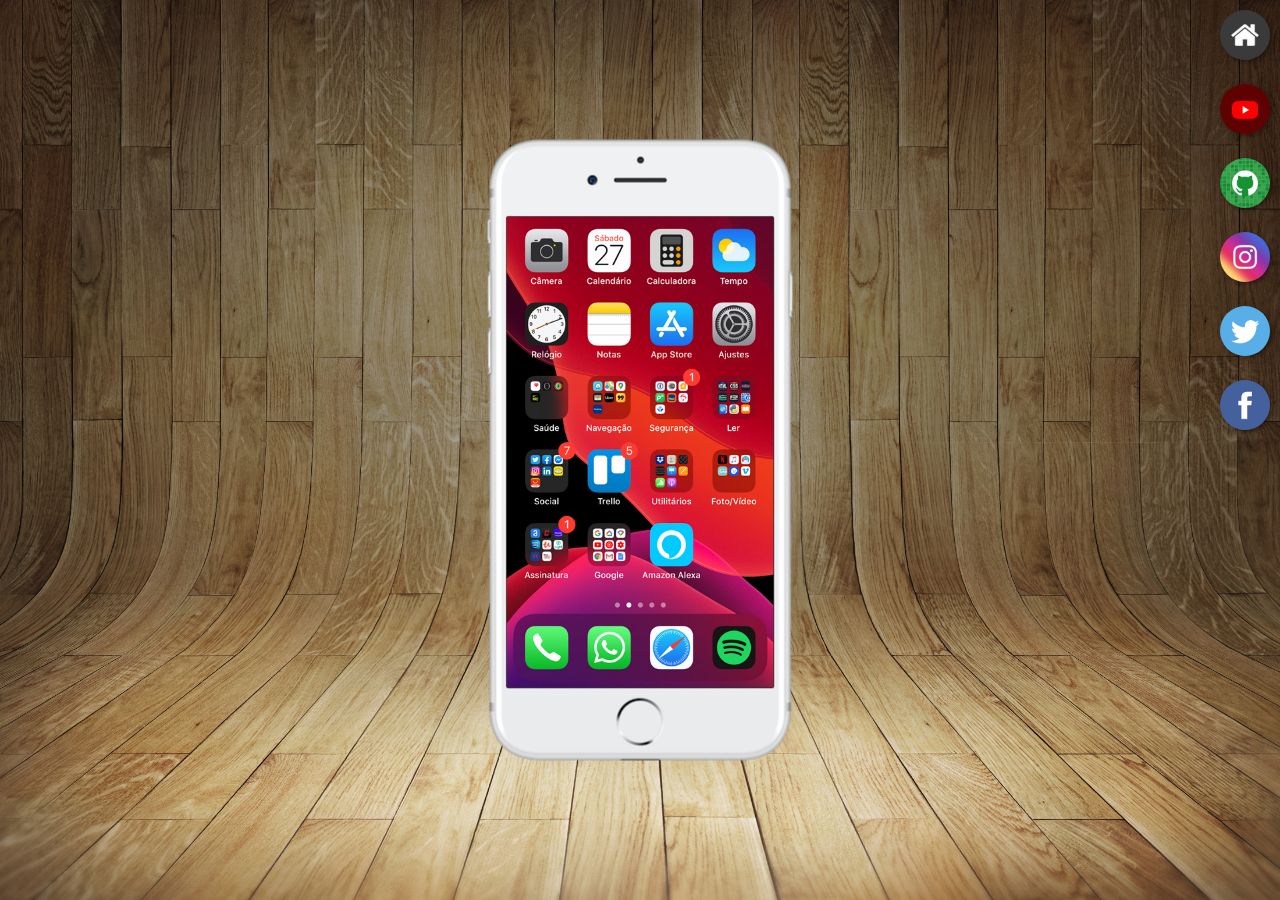
<file: index.html>
<!DOCTYPE html>
<html lang="pt-PT">
<head>
    <meta charset="UTF-8">
    <meta name="viewport" content="width=device-width, initial-scale=1.0">
    <title>Projecto Redes Sociais</title>
    <link rel="shortcut icon" href="favicon.ico" type="image/x-icon">
    <link rel="stylesheet" href="estilos/style.css">
</head>
<body>
    <main>
        <section id="telefone">
            <iframe src="home.html" name="tela" id="tela" frameborder="0">
                Seu navegador não é compatível com isso.
            </iframe>
        </section>
        <section id="redes-sociais">
            <a href="home.html" target="tela">
                <img src="imagens/logo-home.jpg" alt="">
            </a><br>
            <a href="youtube.html" target="tela">
                <img src="imagens/logo-youtube.jpg" alt="">
            </a><br>
            <a href="github.html" target="tela">
                <img src="imagens/logo-github.jpg" alt="">
            </a><br>
            <a href="instagram.html" target="tela">
                <img src="imagens/logo-instagram.jpg" alt="">
            </a><br>
            <a href="twitter.html" target="tela">
                <img src="imagens/logo-twitter.jpg" alt="">
            </a><br>
            <a href="facebook.html" target="tela">
                <img src="imagens/logo-facebook.jpg" alt="">
            </a><br>
        </section>
    </main>
</body>
</html>
</file>
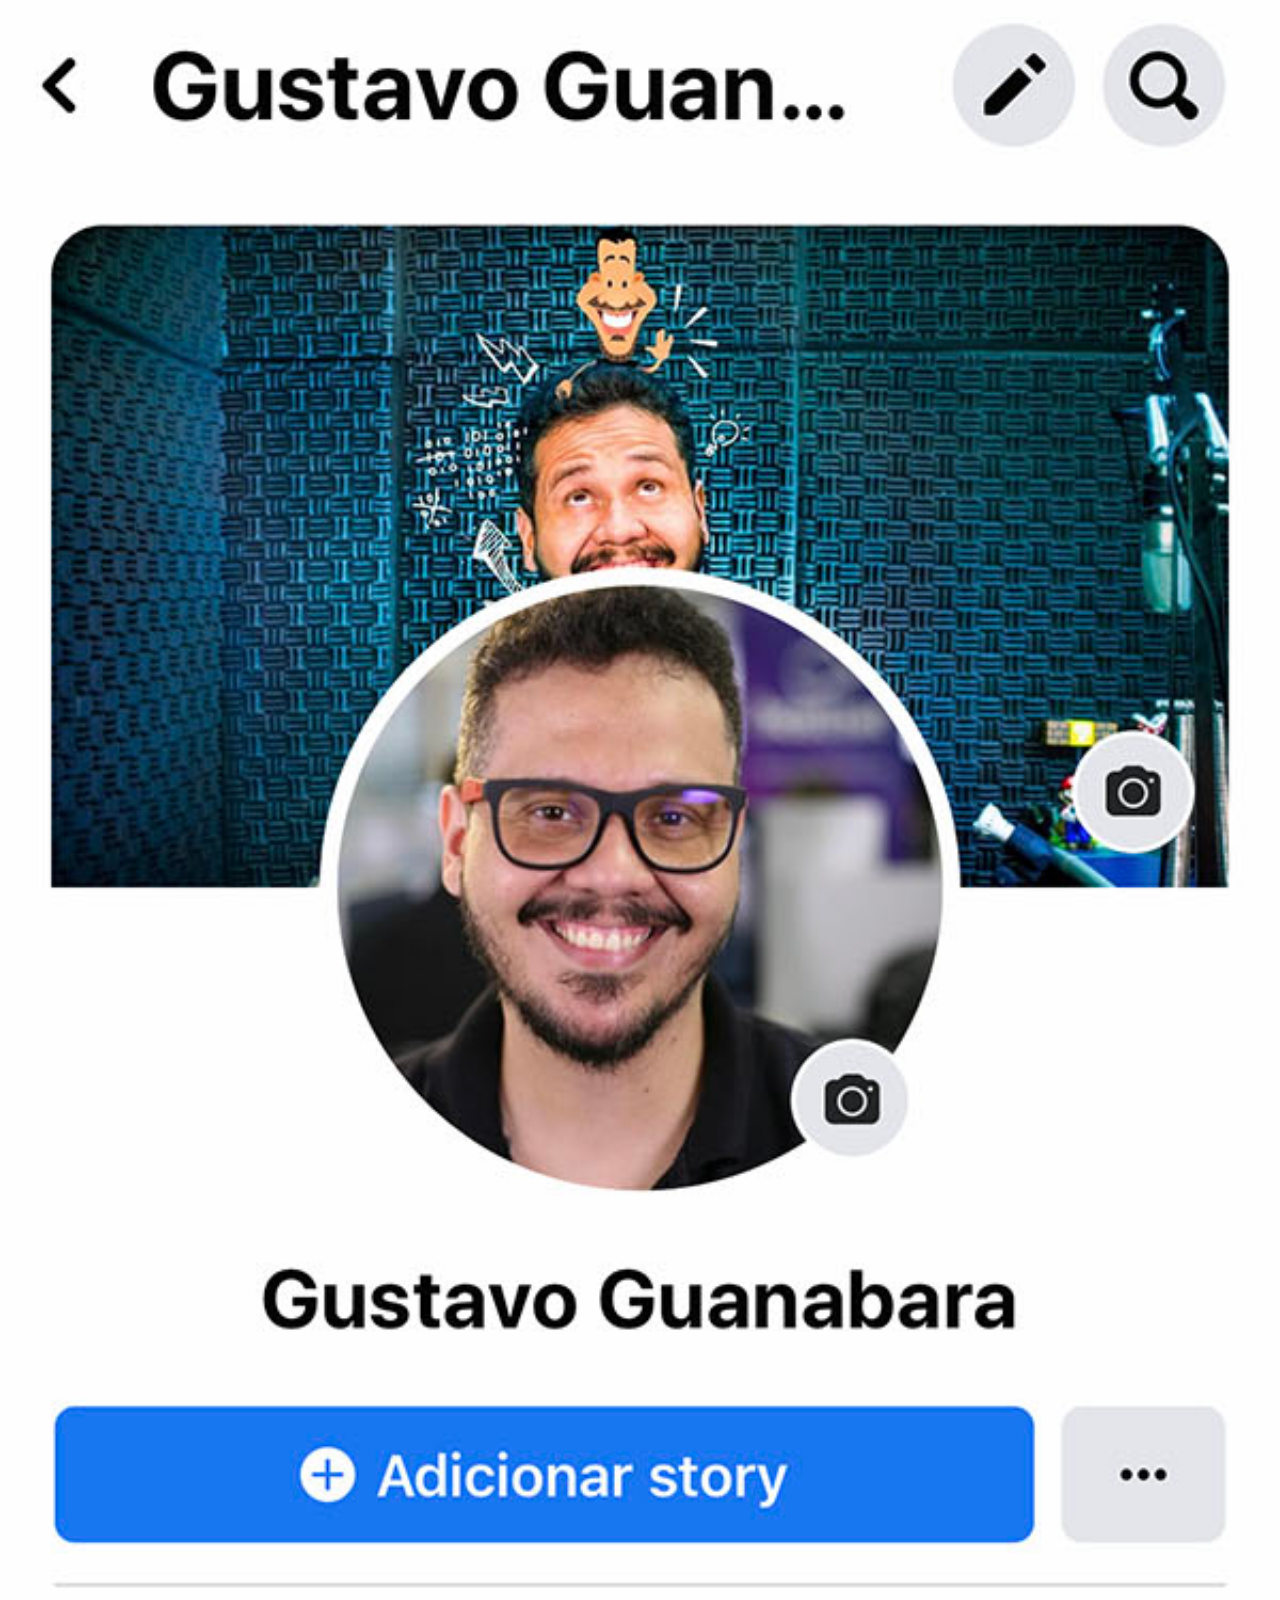
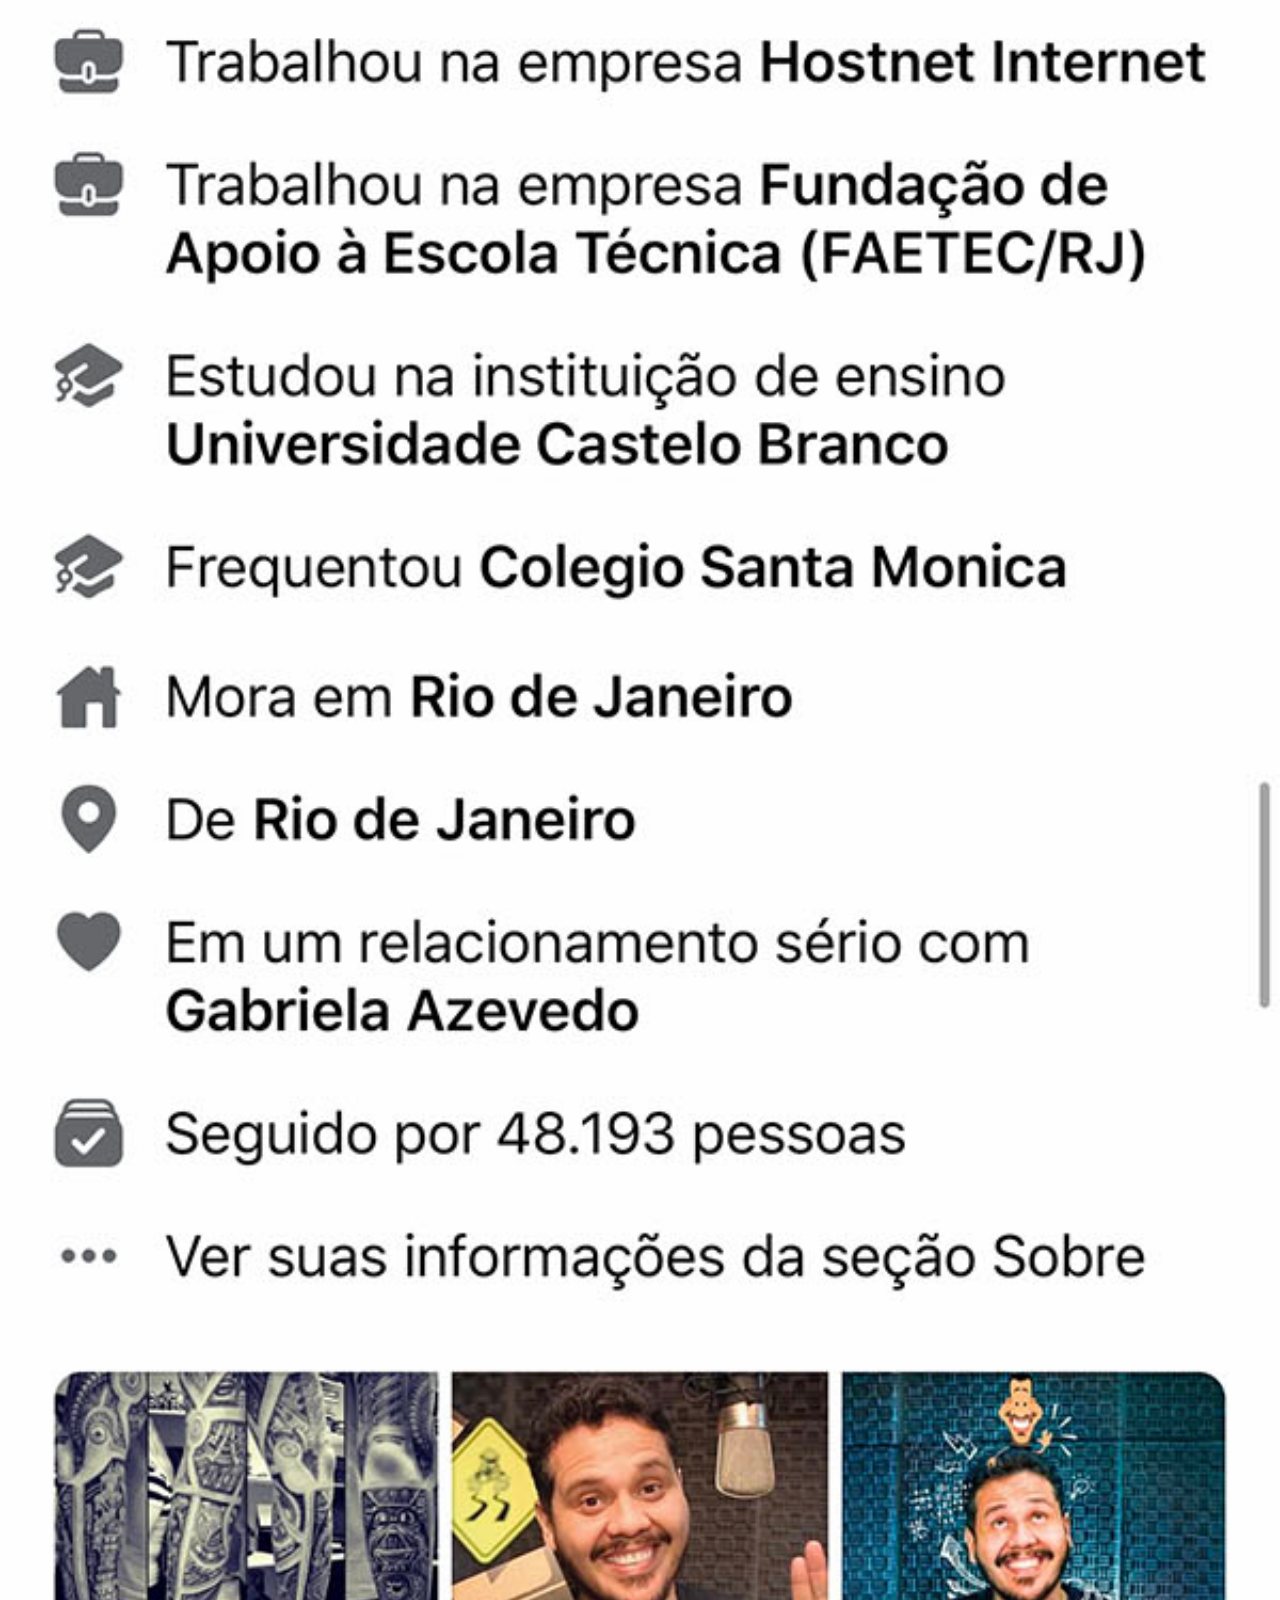
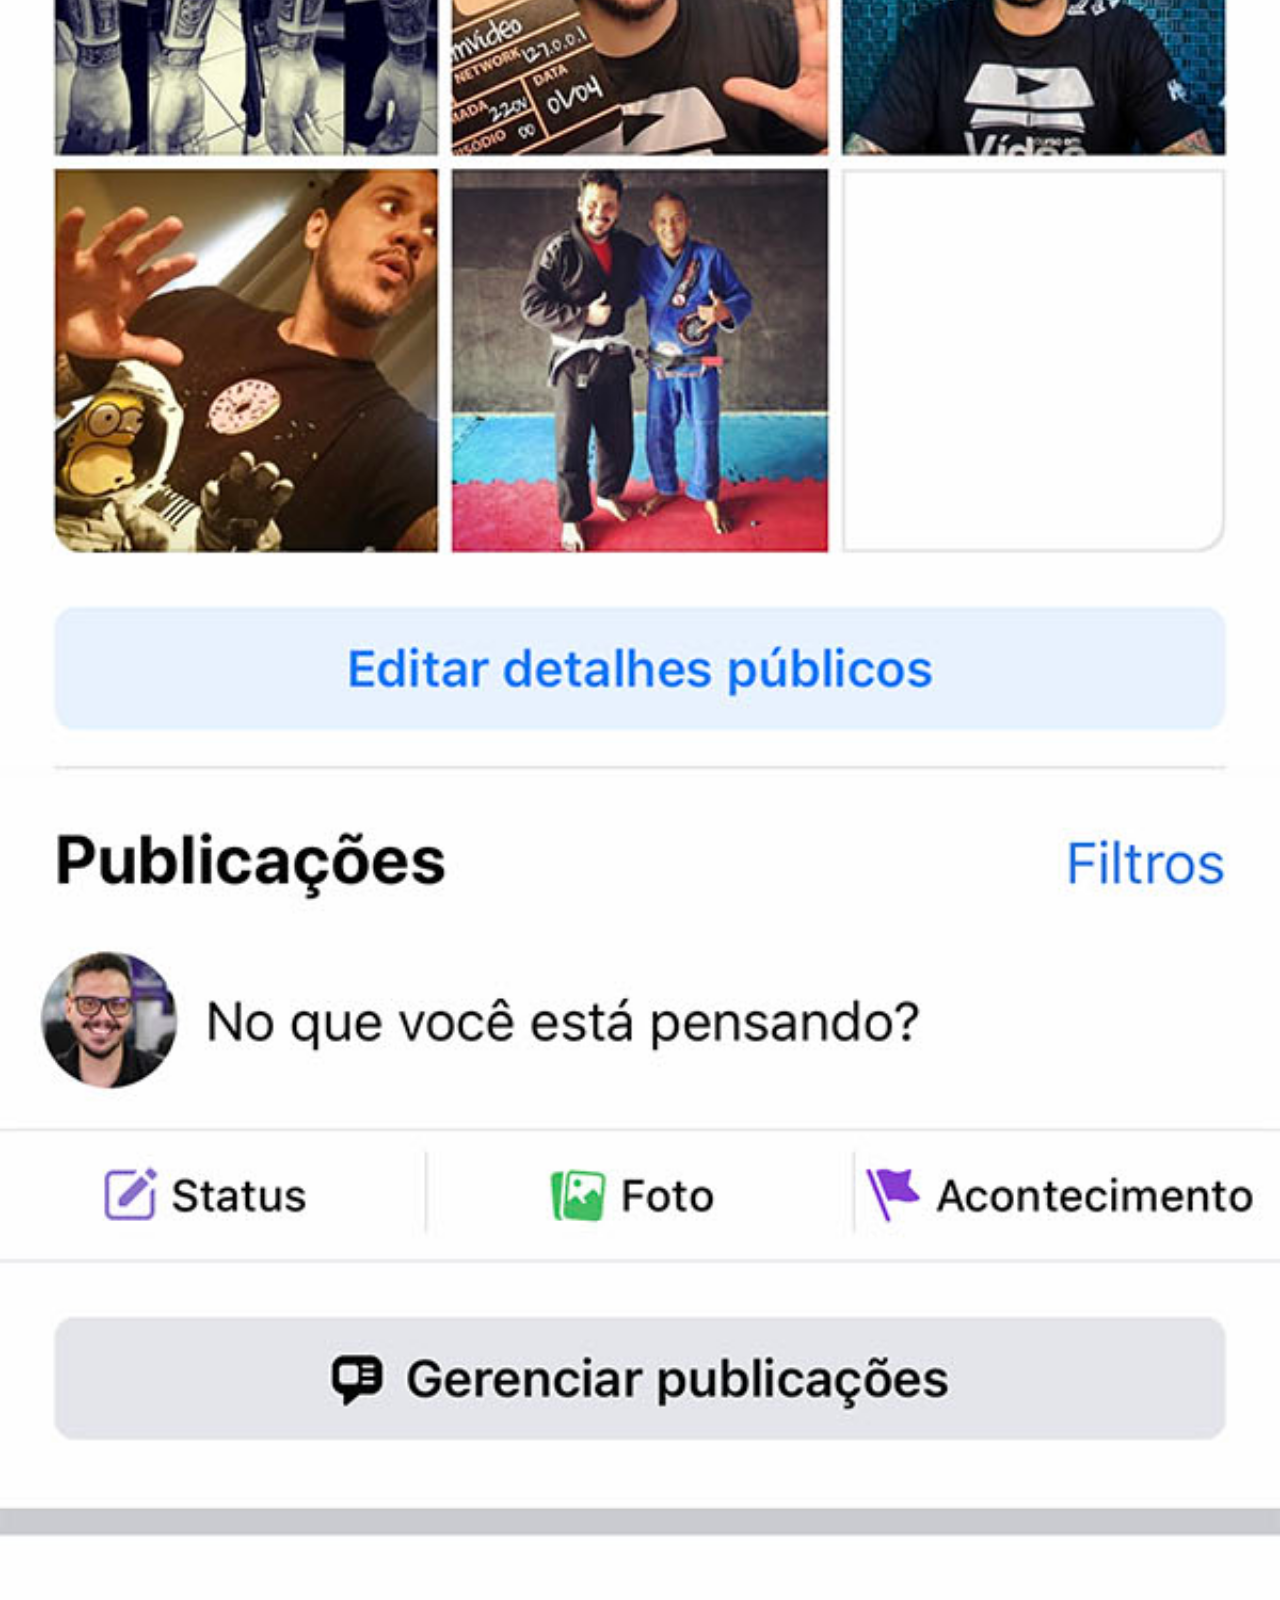
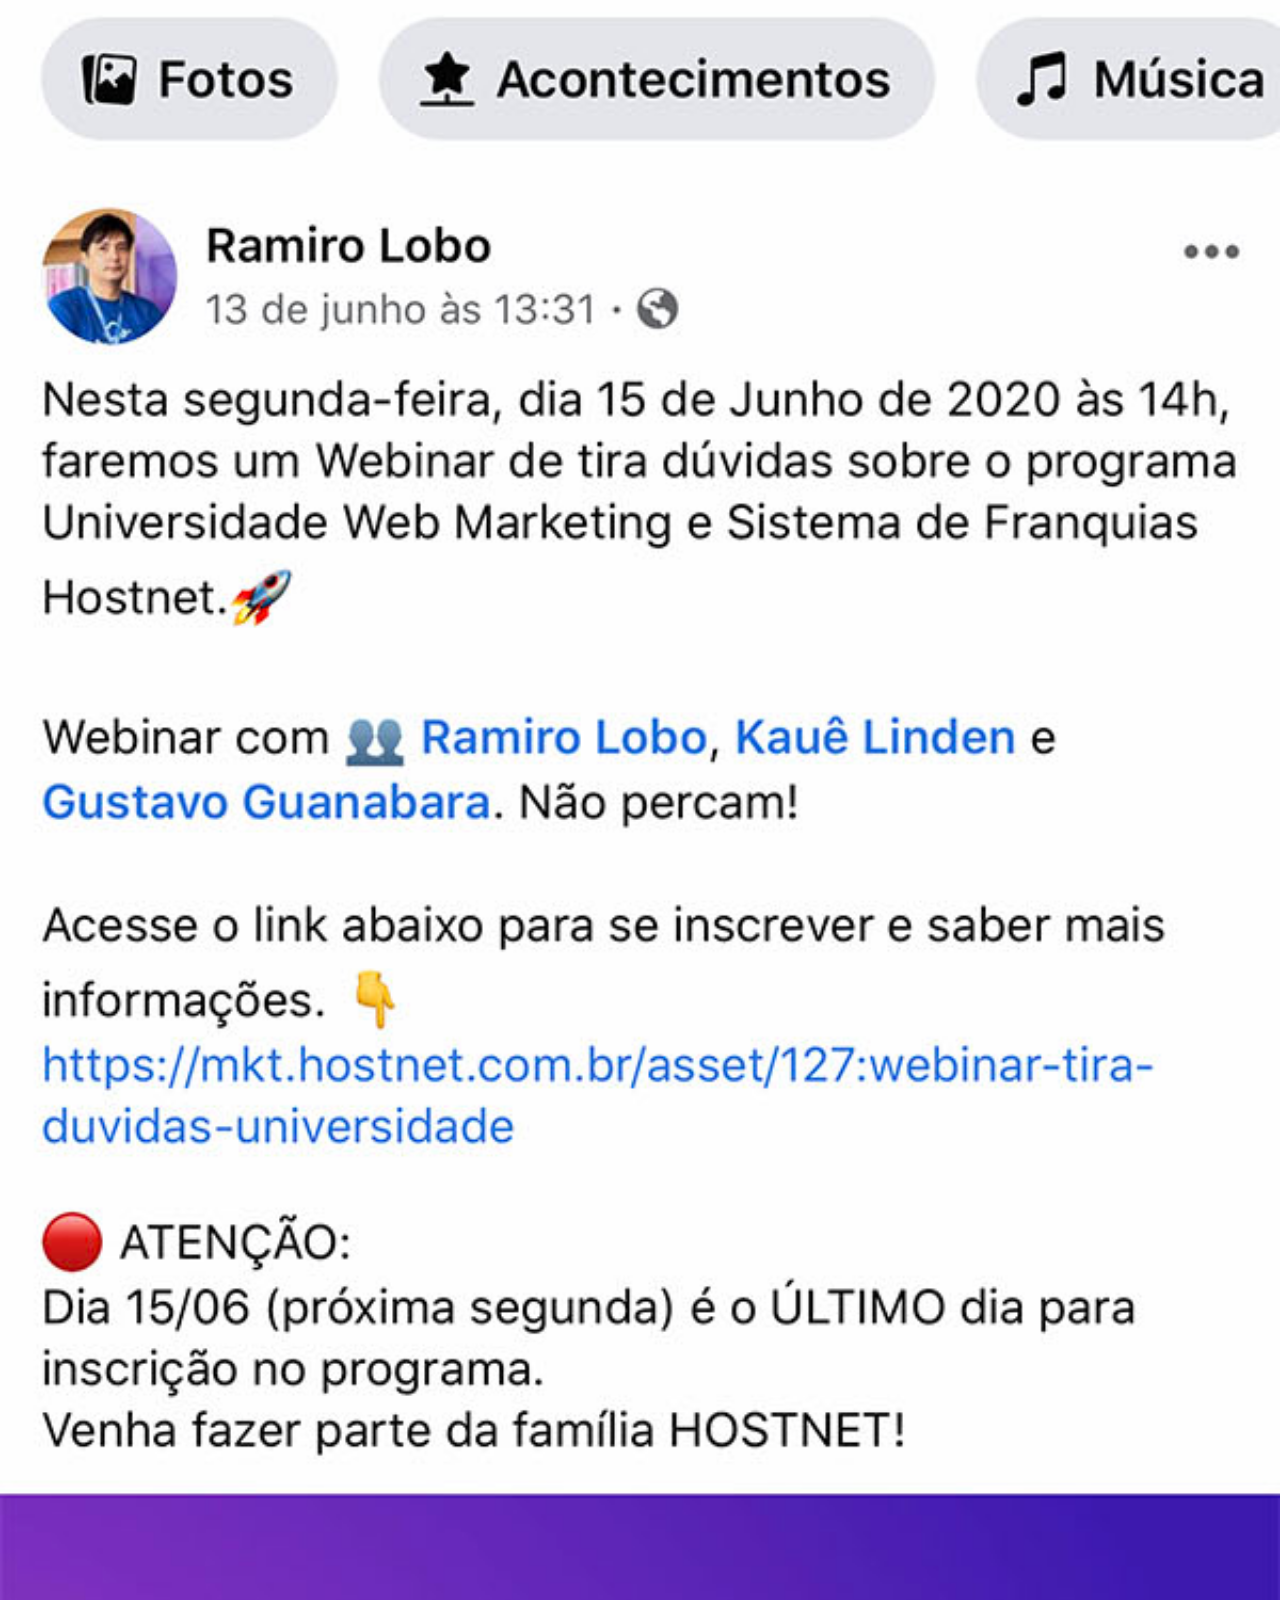
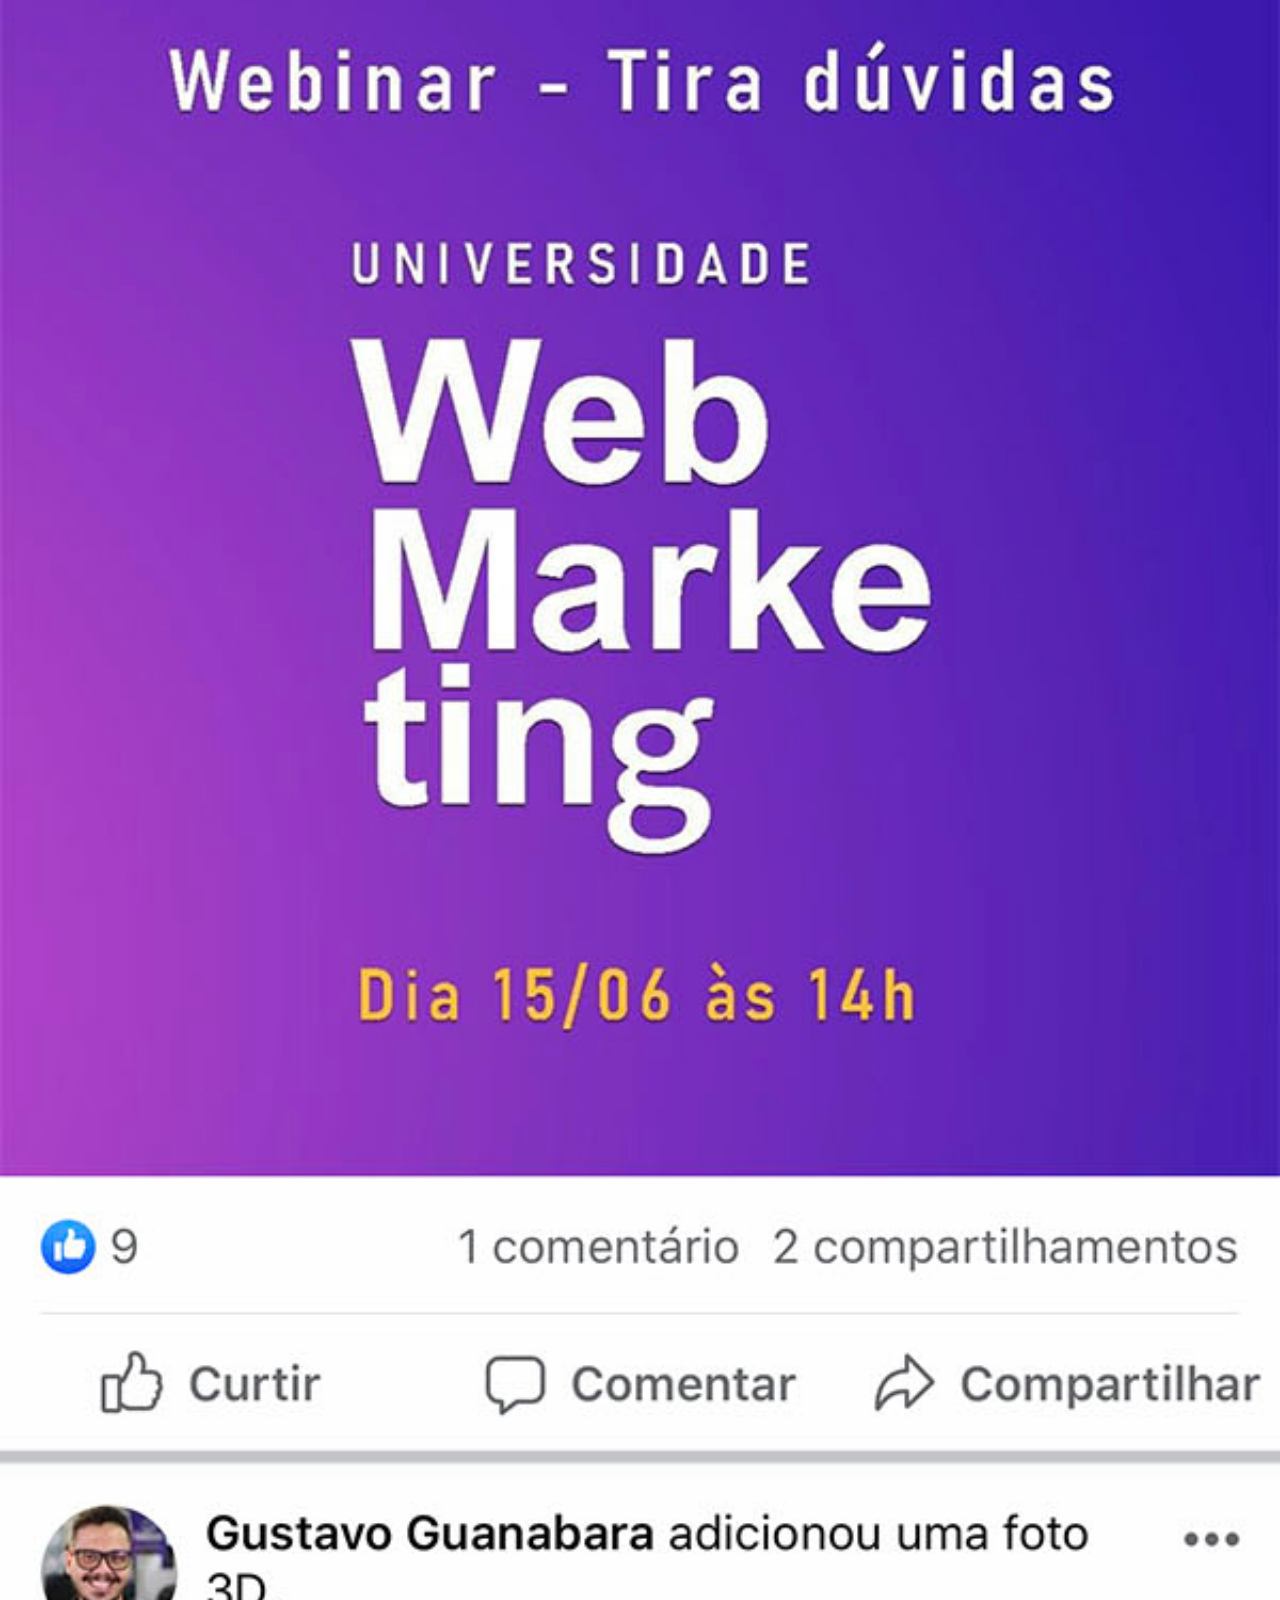
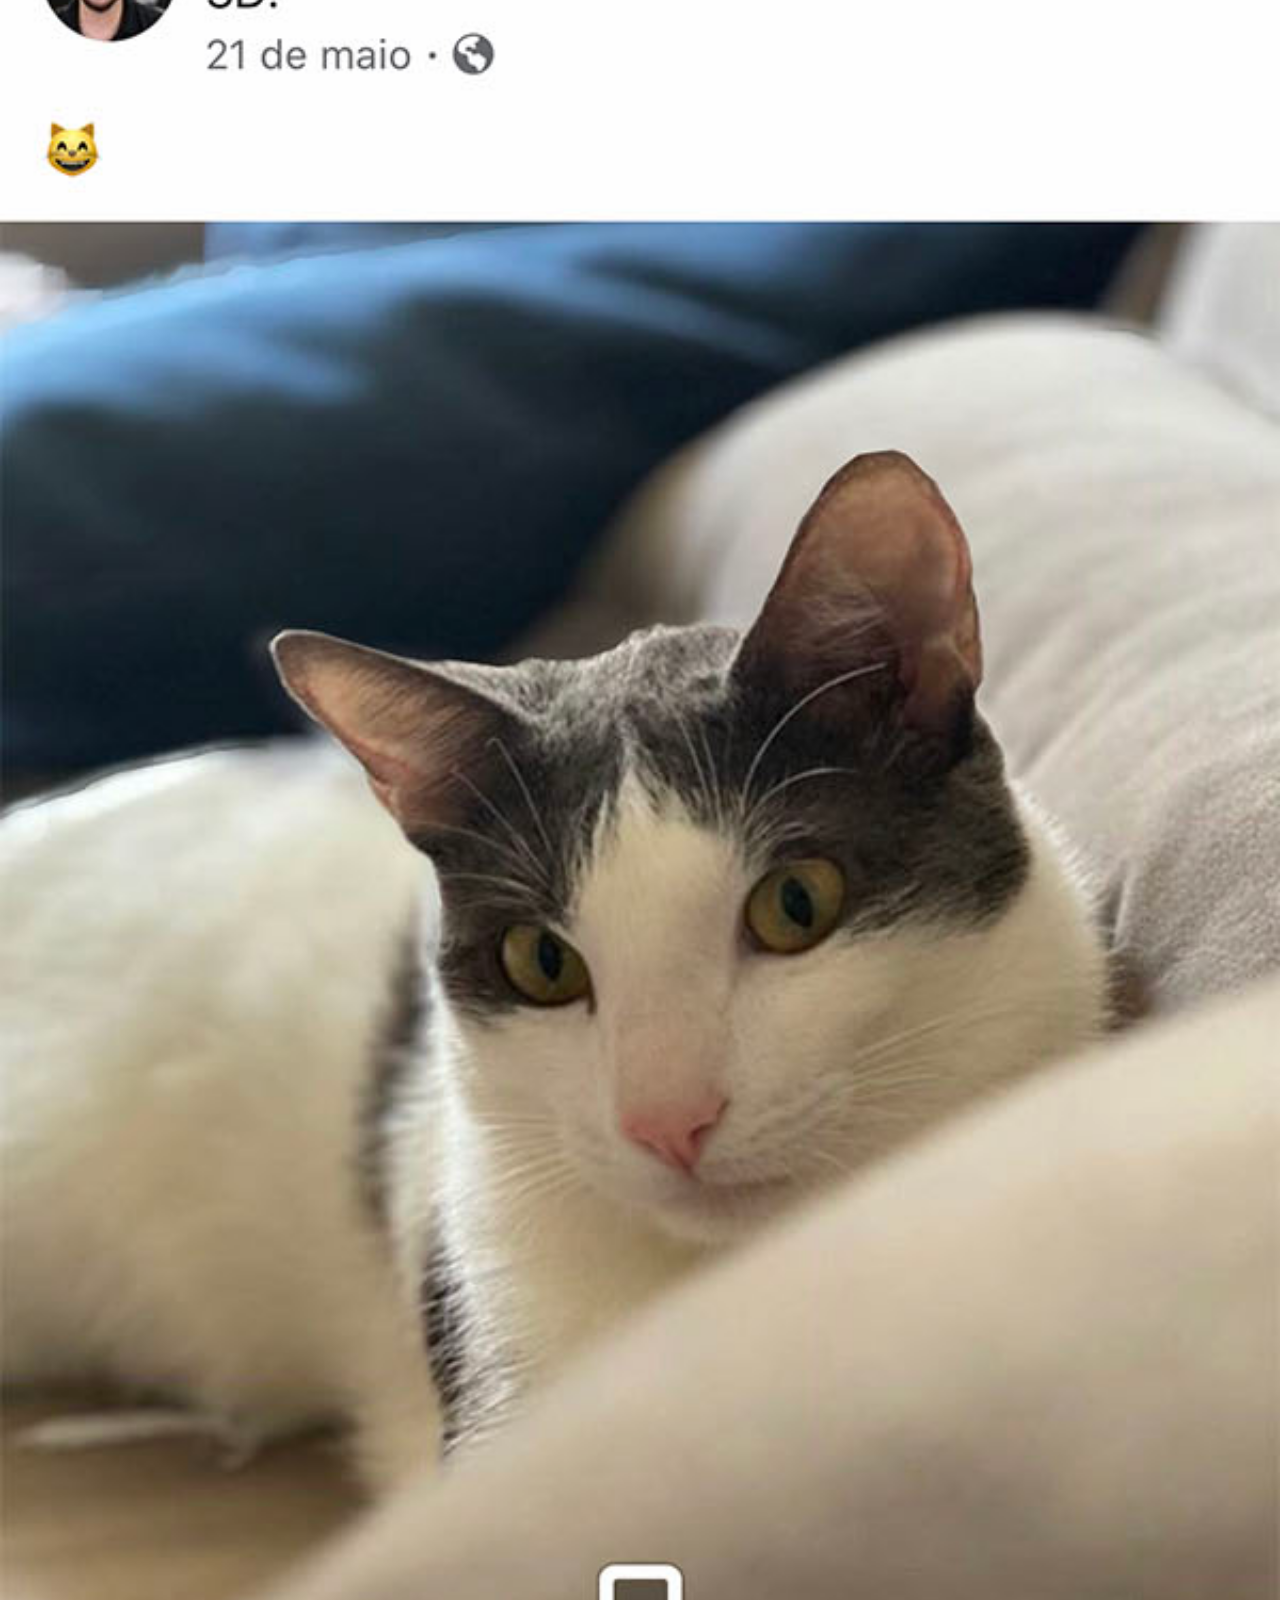
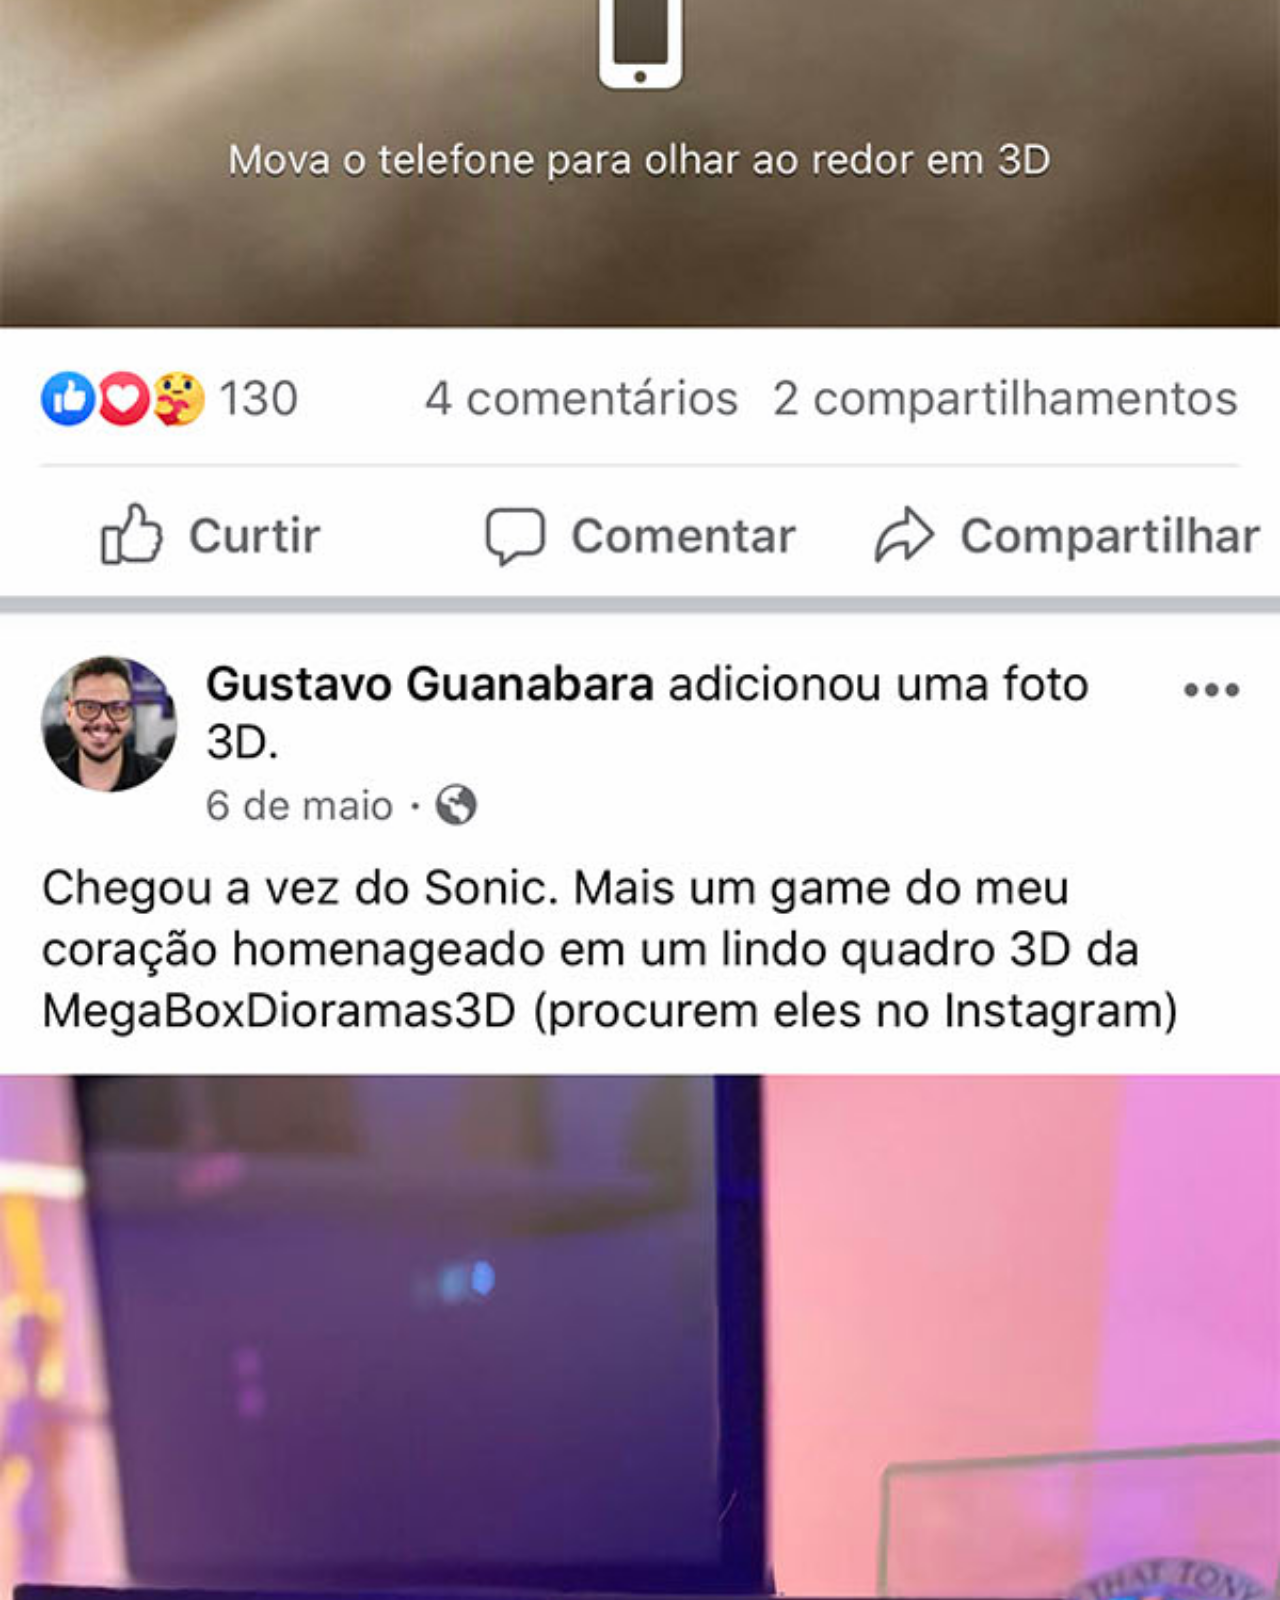
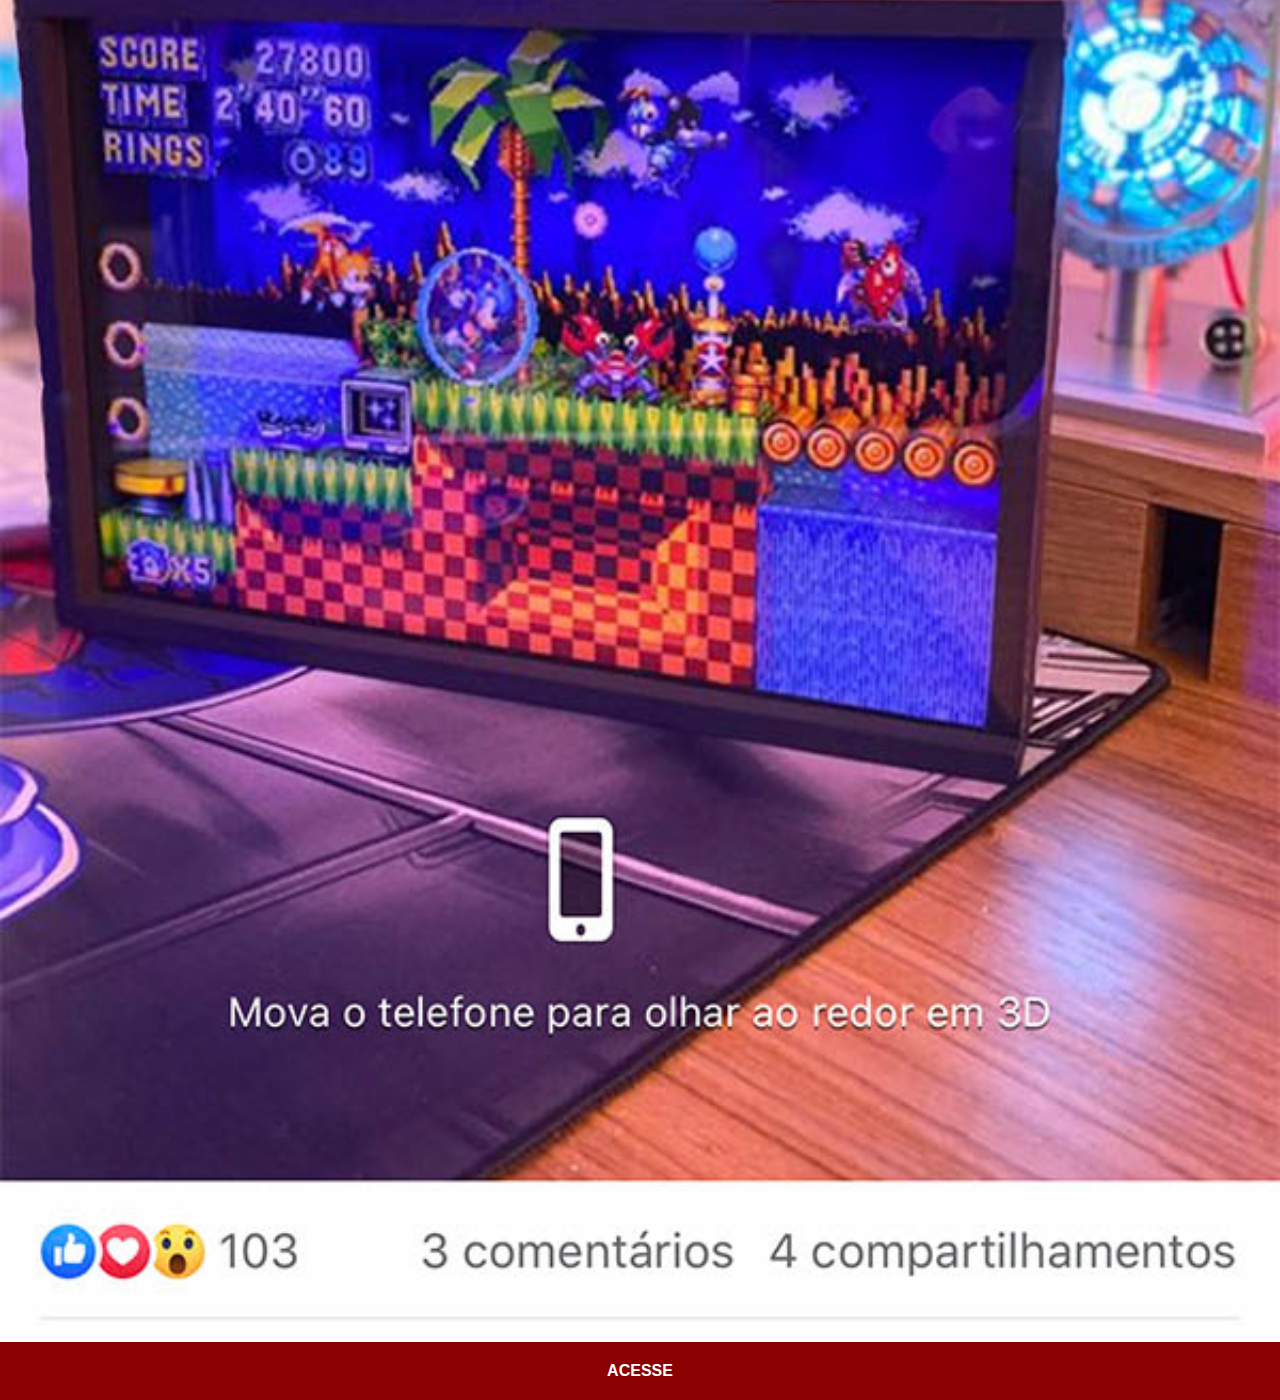
<file: facebook.html>
<!DOCTYPE html>
<html lang="pt-PT">
<head>
    <meta charset="UTF-8">
    <meta name="viewport" content="width=device-width, initial-scale=1.0">
    <title>Facebook</title>
    <link rel="stylesheet" href="estilos/social.css">
</head>
<body>
    <img src="imagens/tela-facebook.jpg" alt="">
    <a href="https://www.Facebook.com/" target="_blank">ACESSE</a>
</body>
</html>
</file>
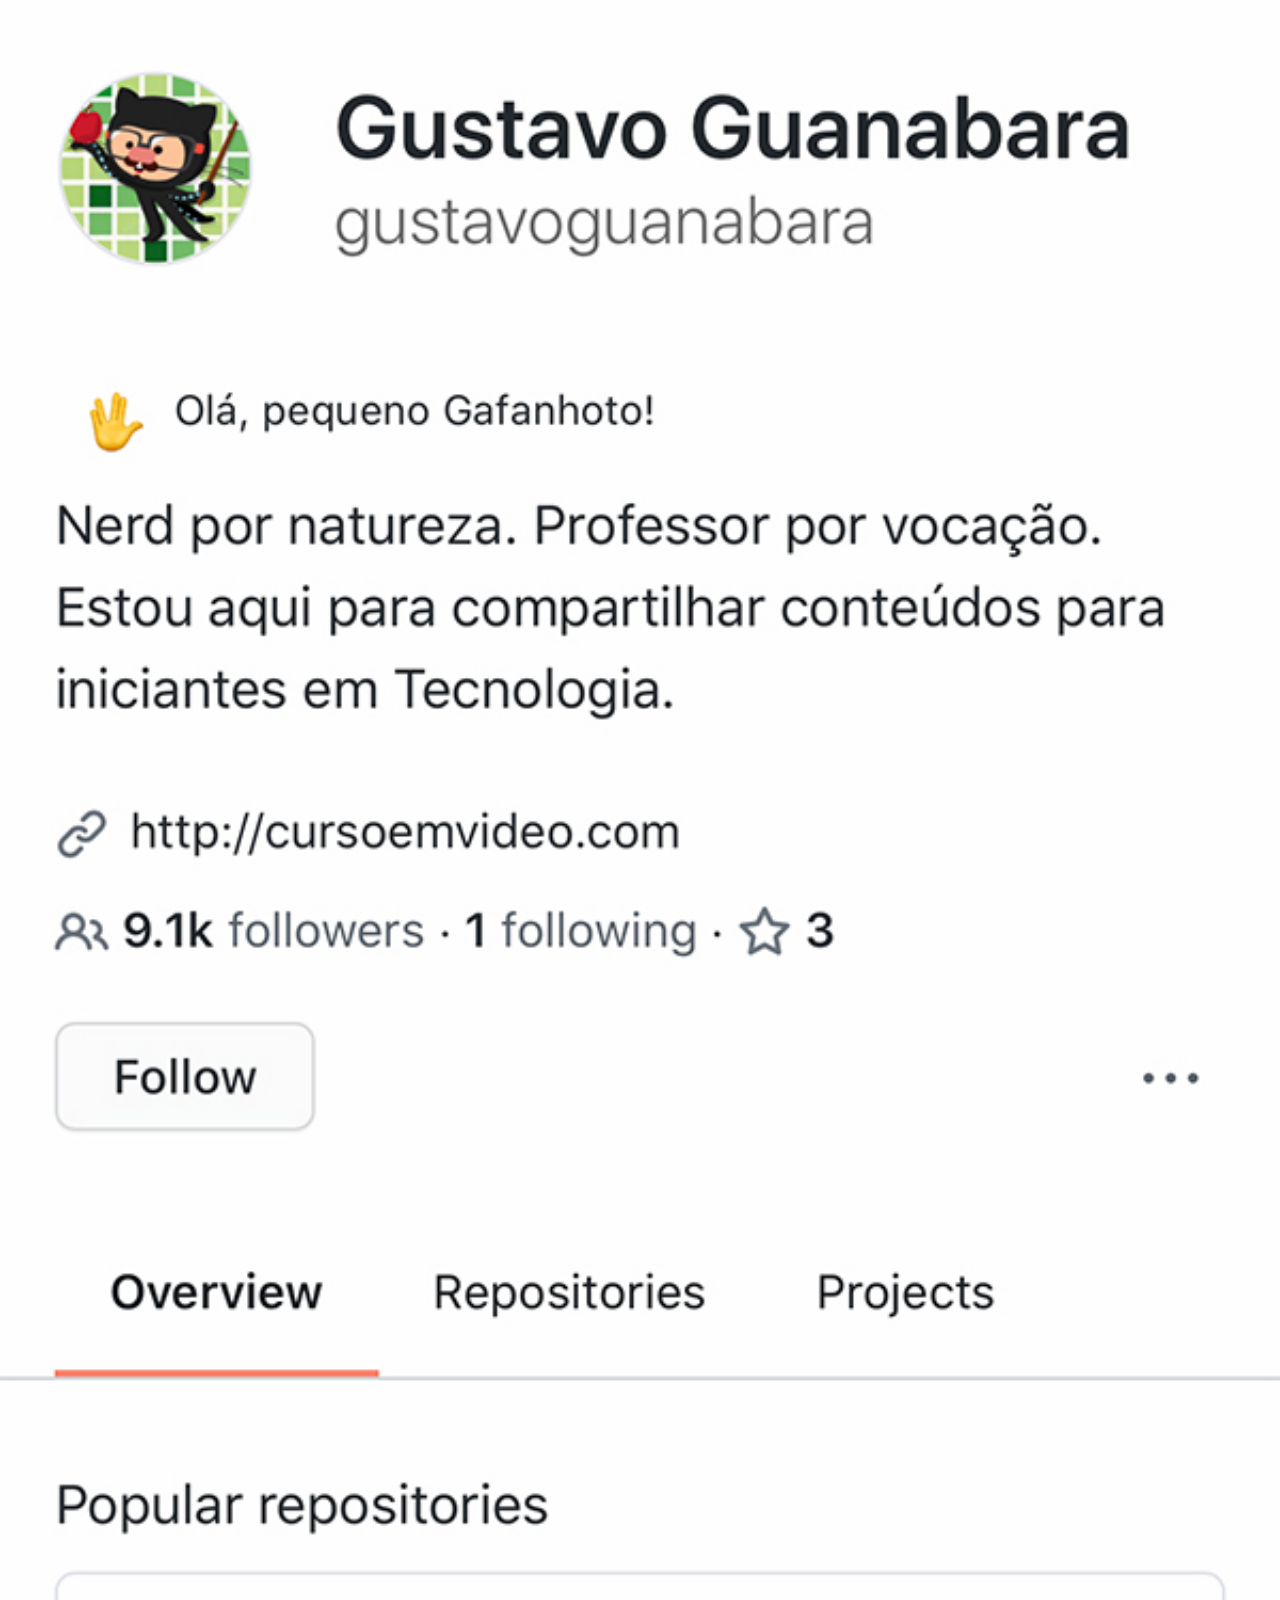
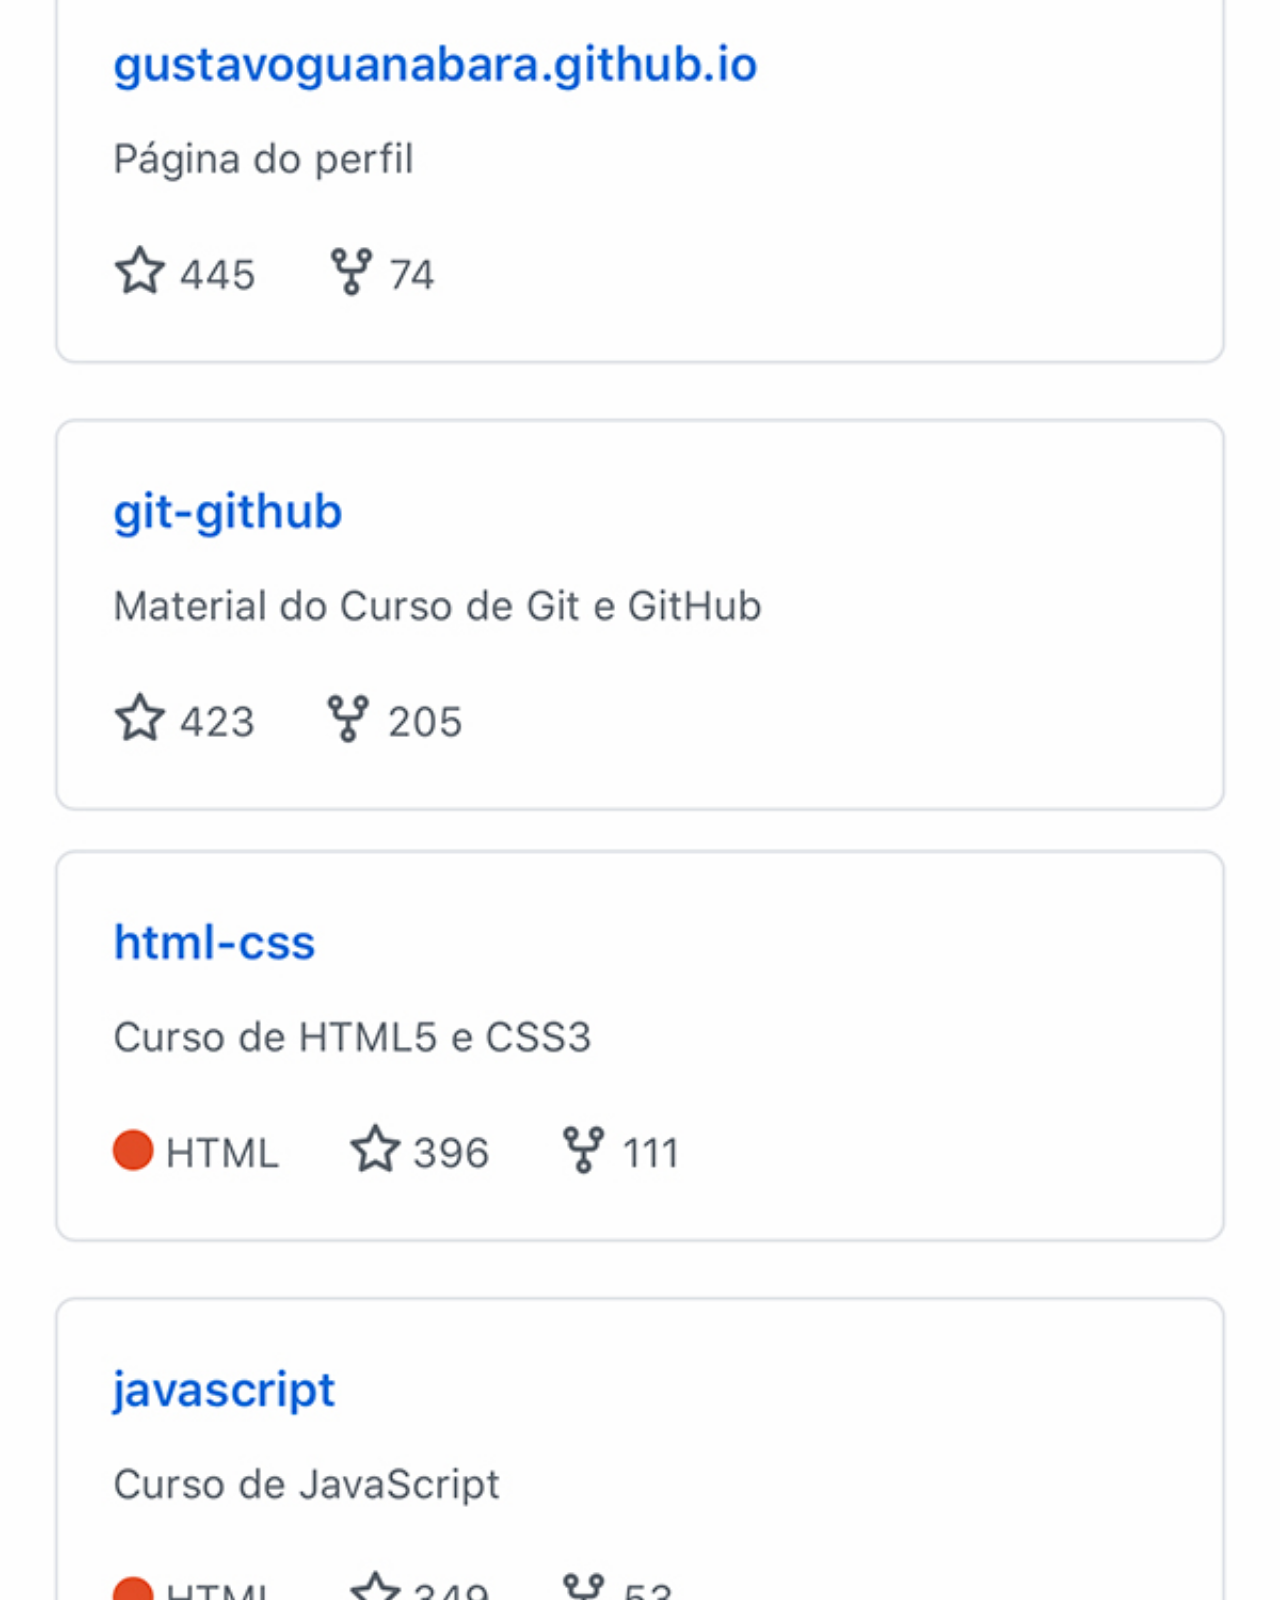
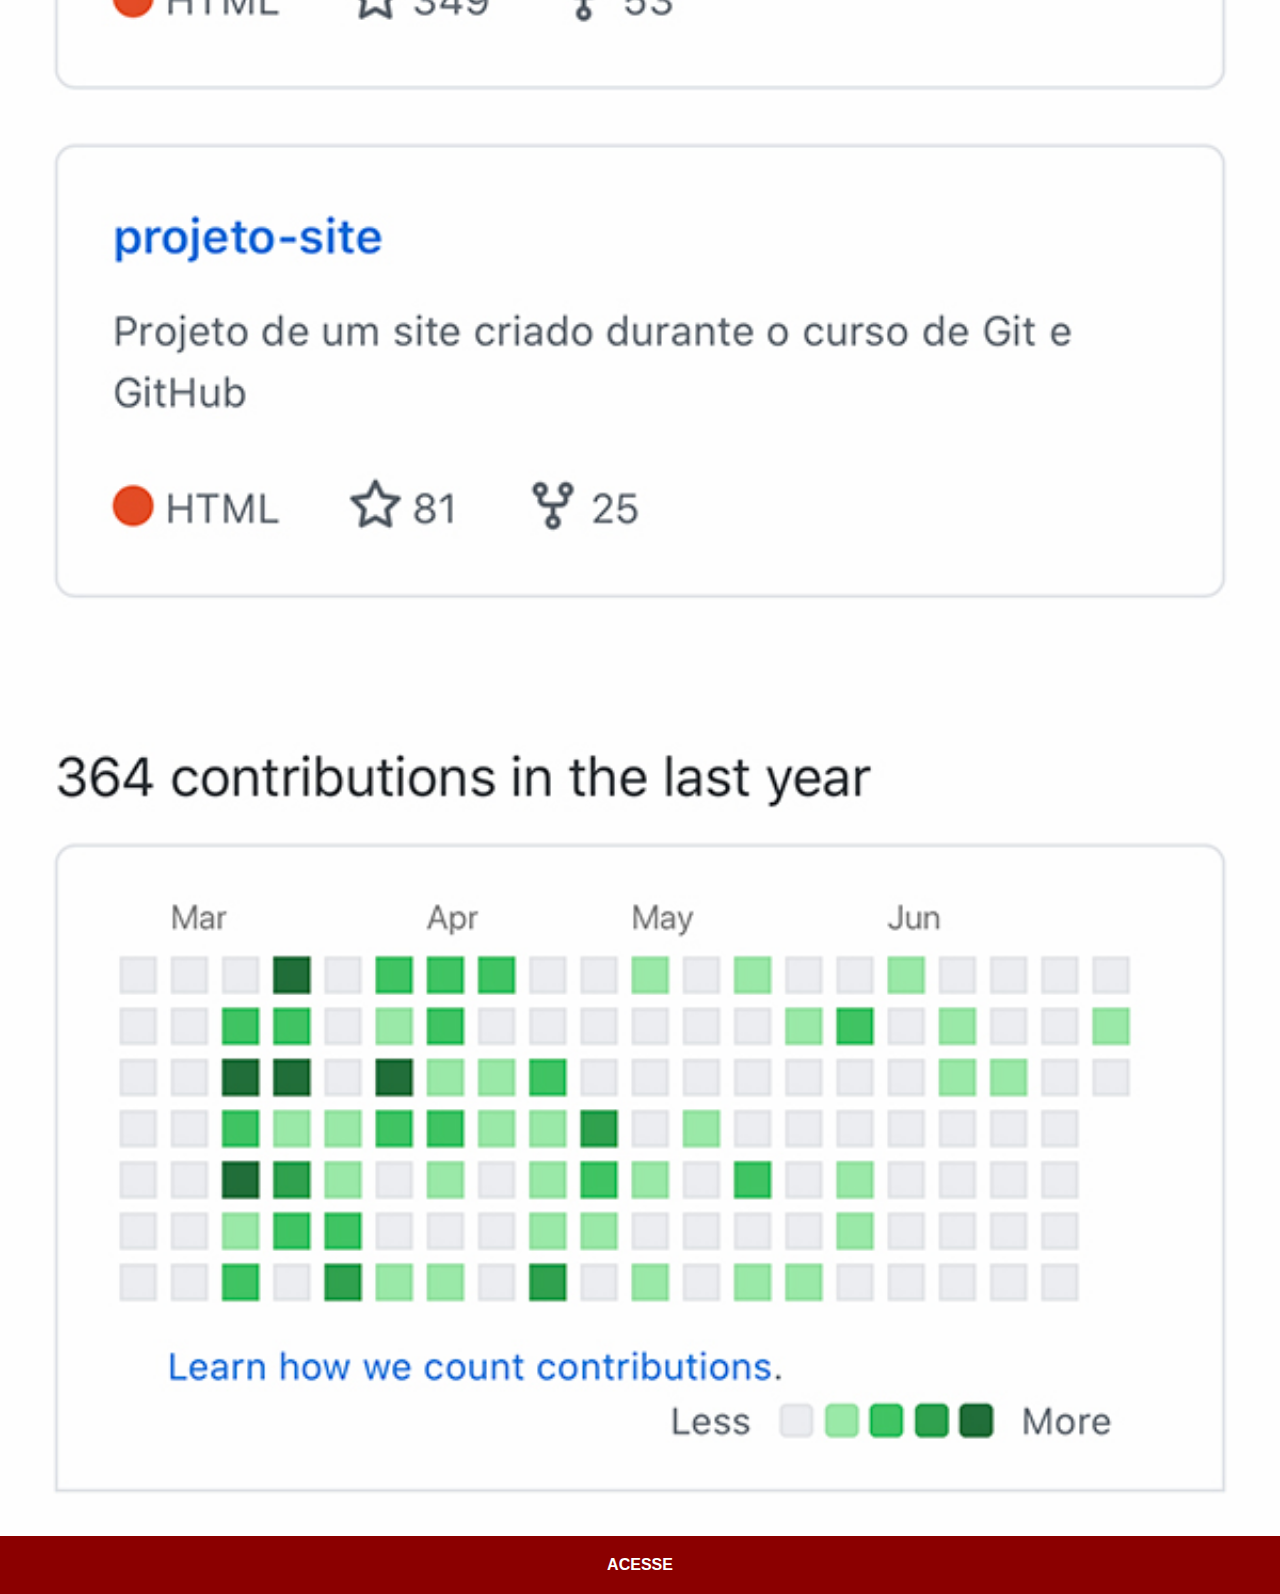
<file: github.html>
<!DOCTYPE html>
<html lang="pt-PT">
<head>
    <meta charset="UTF-8">
    <meta name="viewport" content="width=device-width, initial-scale=1.0">
    <title>GitHub</title>
    <link rel="stylesheet" href="estilos/social.css">
</head>
<body>
    <img src="imagens/tela-github.jpg" alt="">
    <a href="https://github.com/Ericksumane" target="_blank">ACESSE</a>
</body>
</html>
</file>
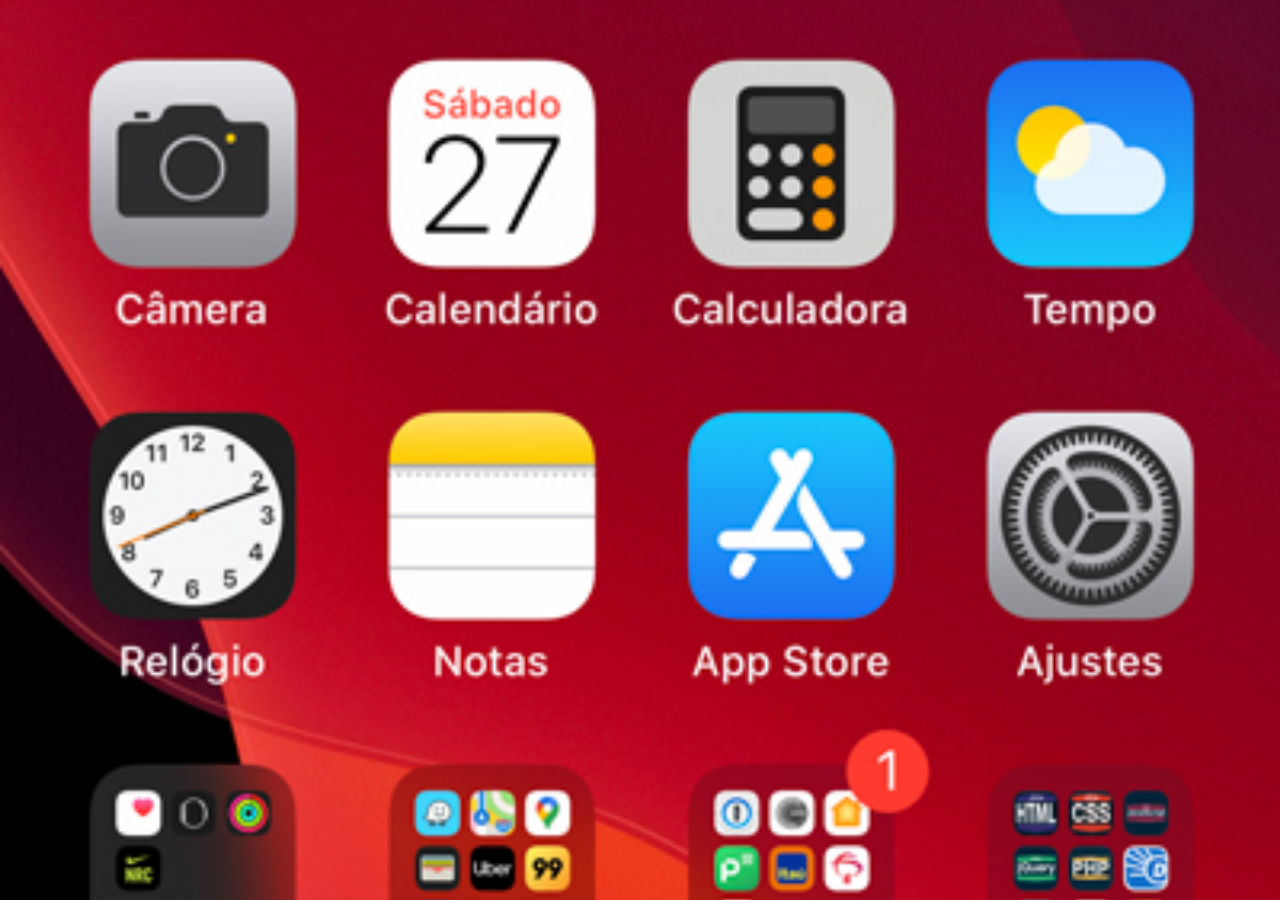
<file: home.html>
<!DOCTYPE html>
<html lang="pt-PT">
<head>
    <meta charset="UTF-8">
    <meta name="viewport" content="width=device-width, initial-scale=1.0">
    <title>Home</title>
    <style>
        *{
          margin: 0;
          padding: 0;  
        }
        body{
            width: 100vw;
            height: 100vh;
            background: black url(imagens/tela-home.jpg) no-repeat top center;
            background-size: cover;
        }
    </style>
</head>
<body>
    
</body>
</html>
</file>
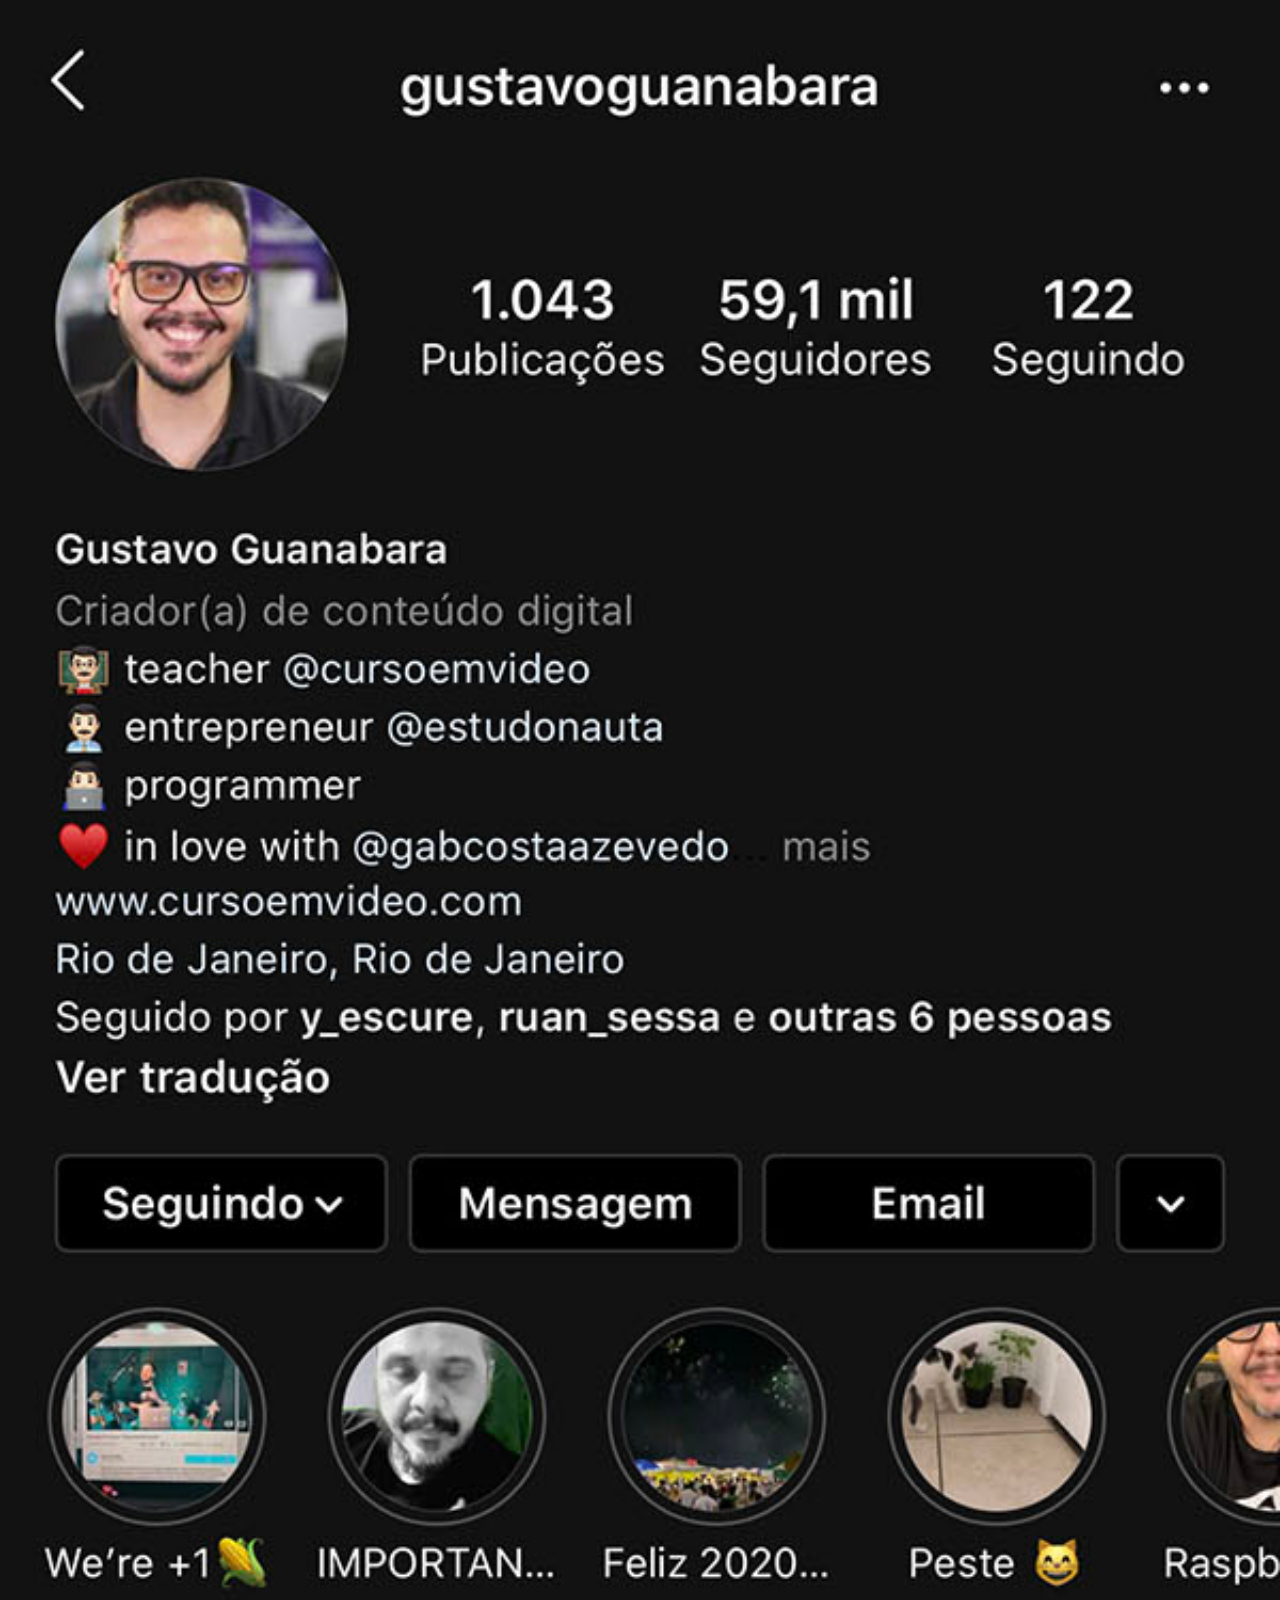
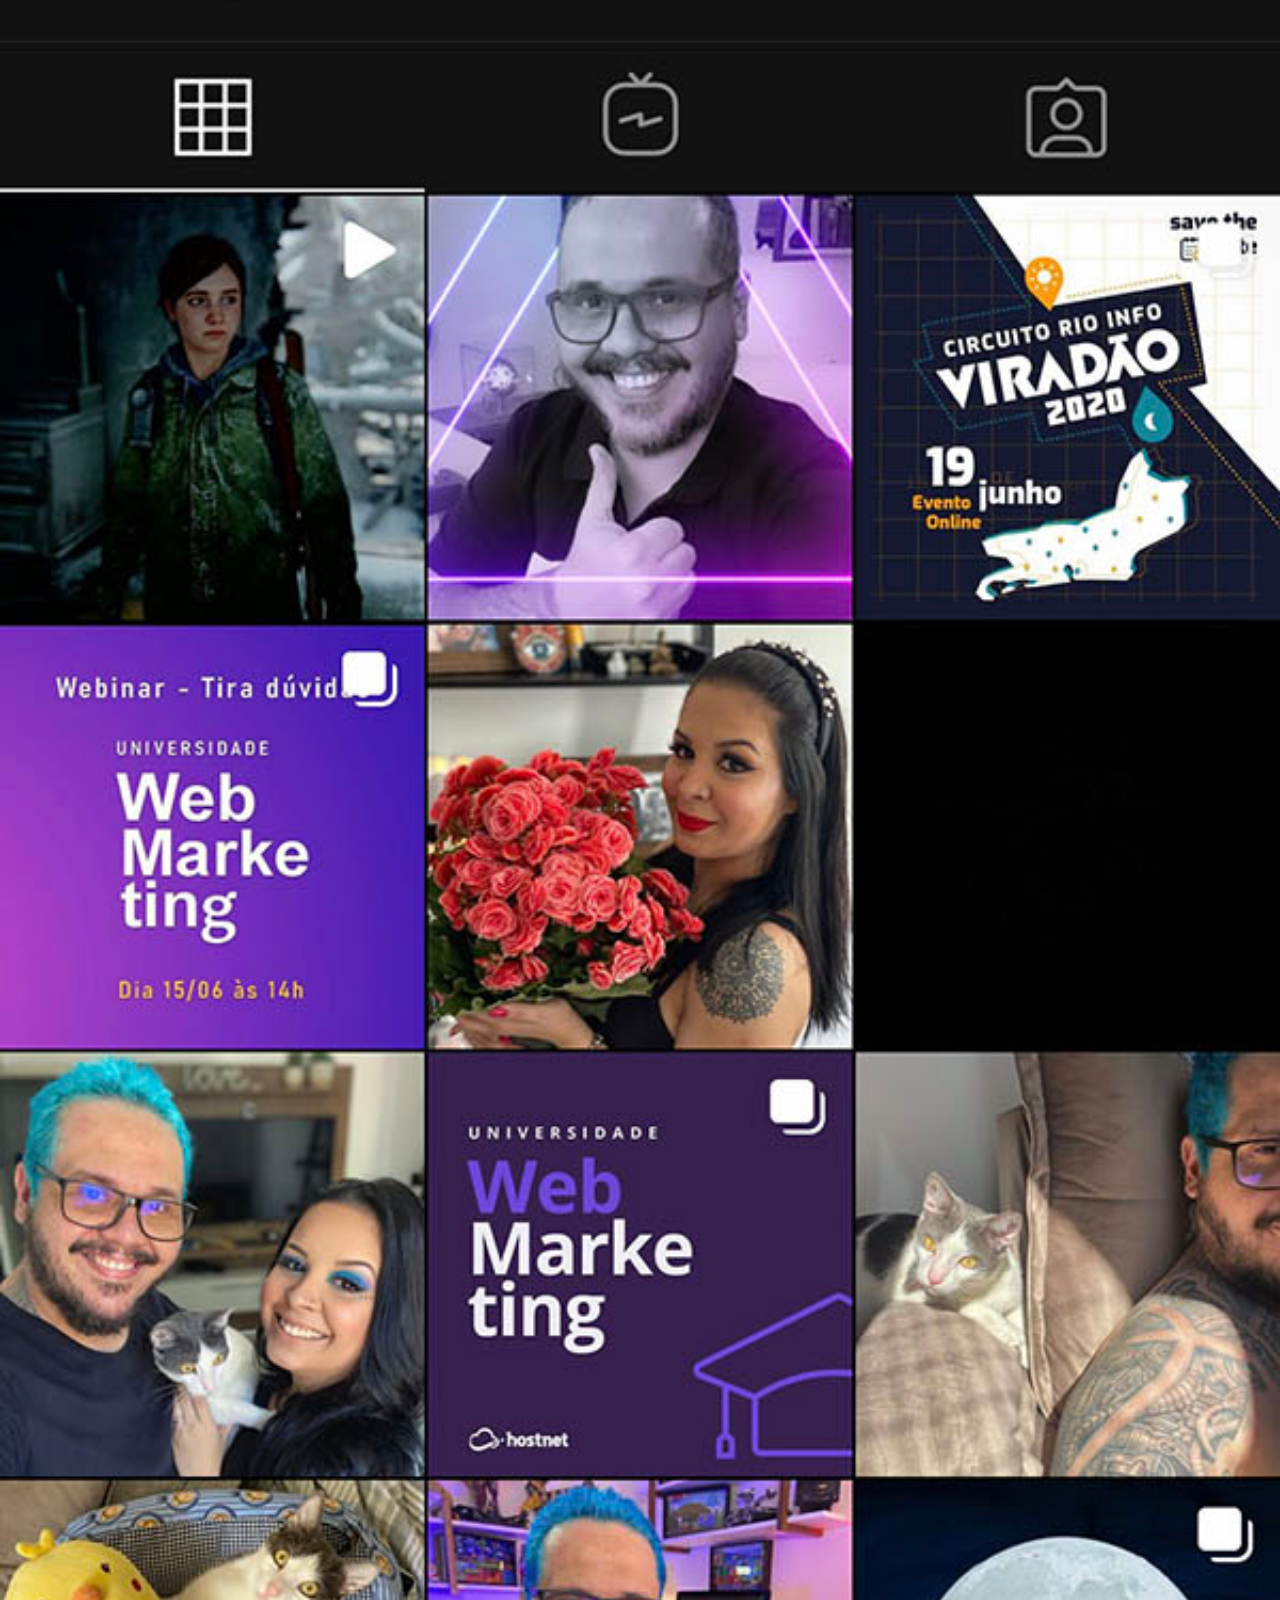
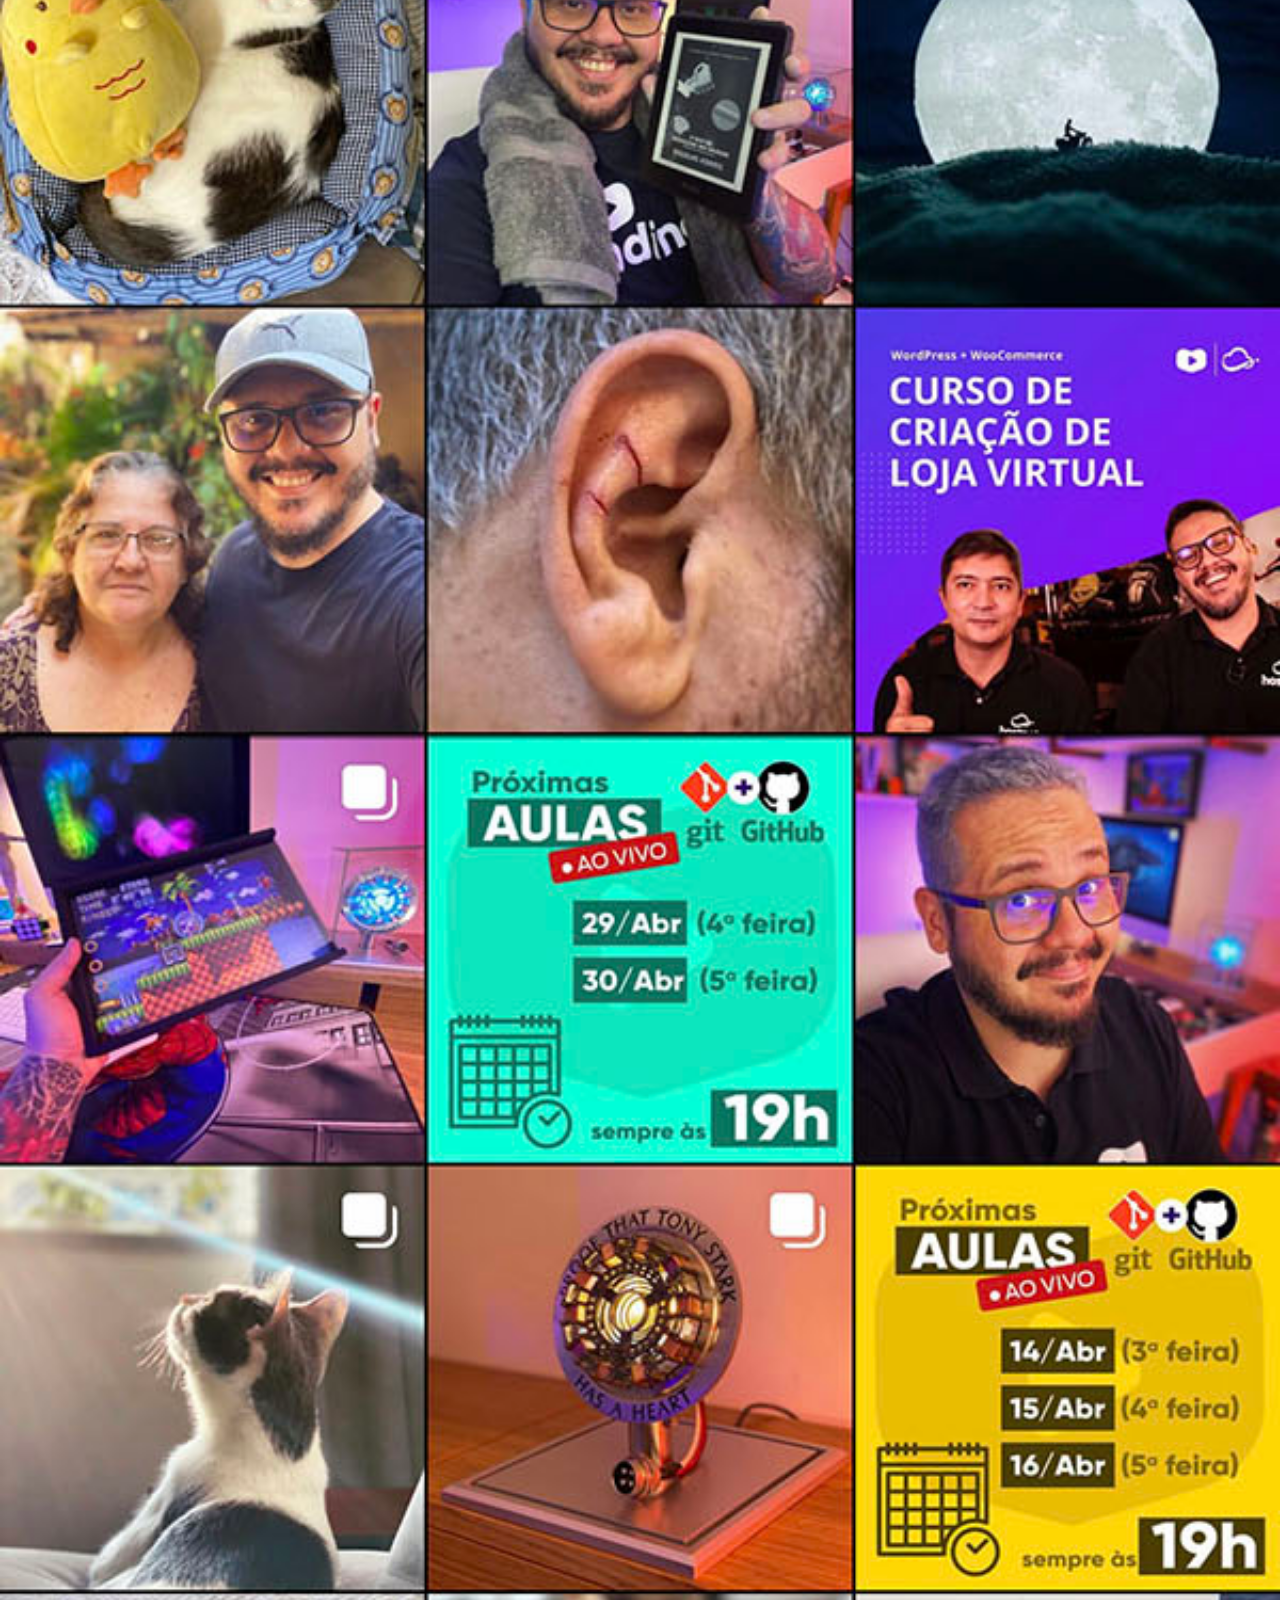
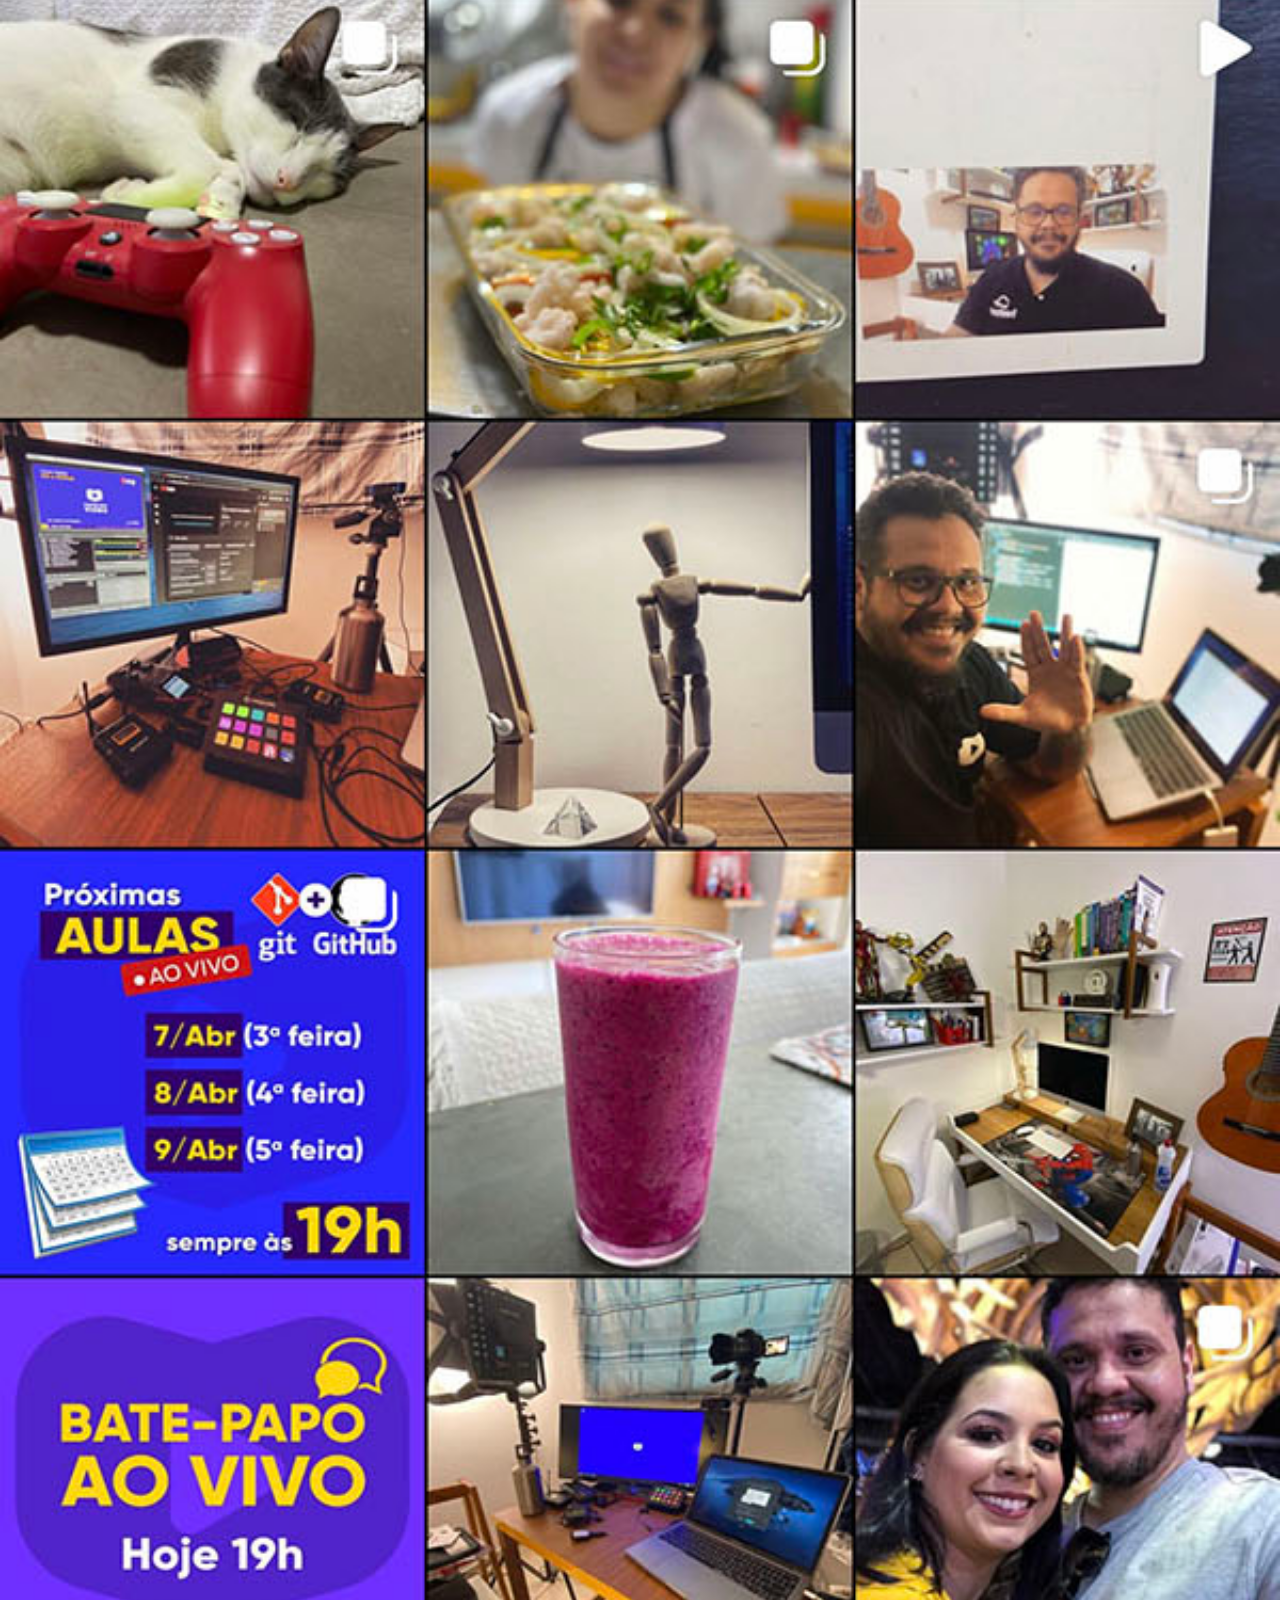
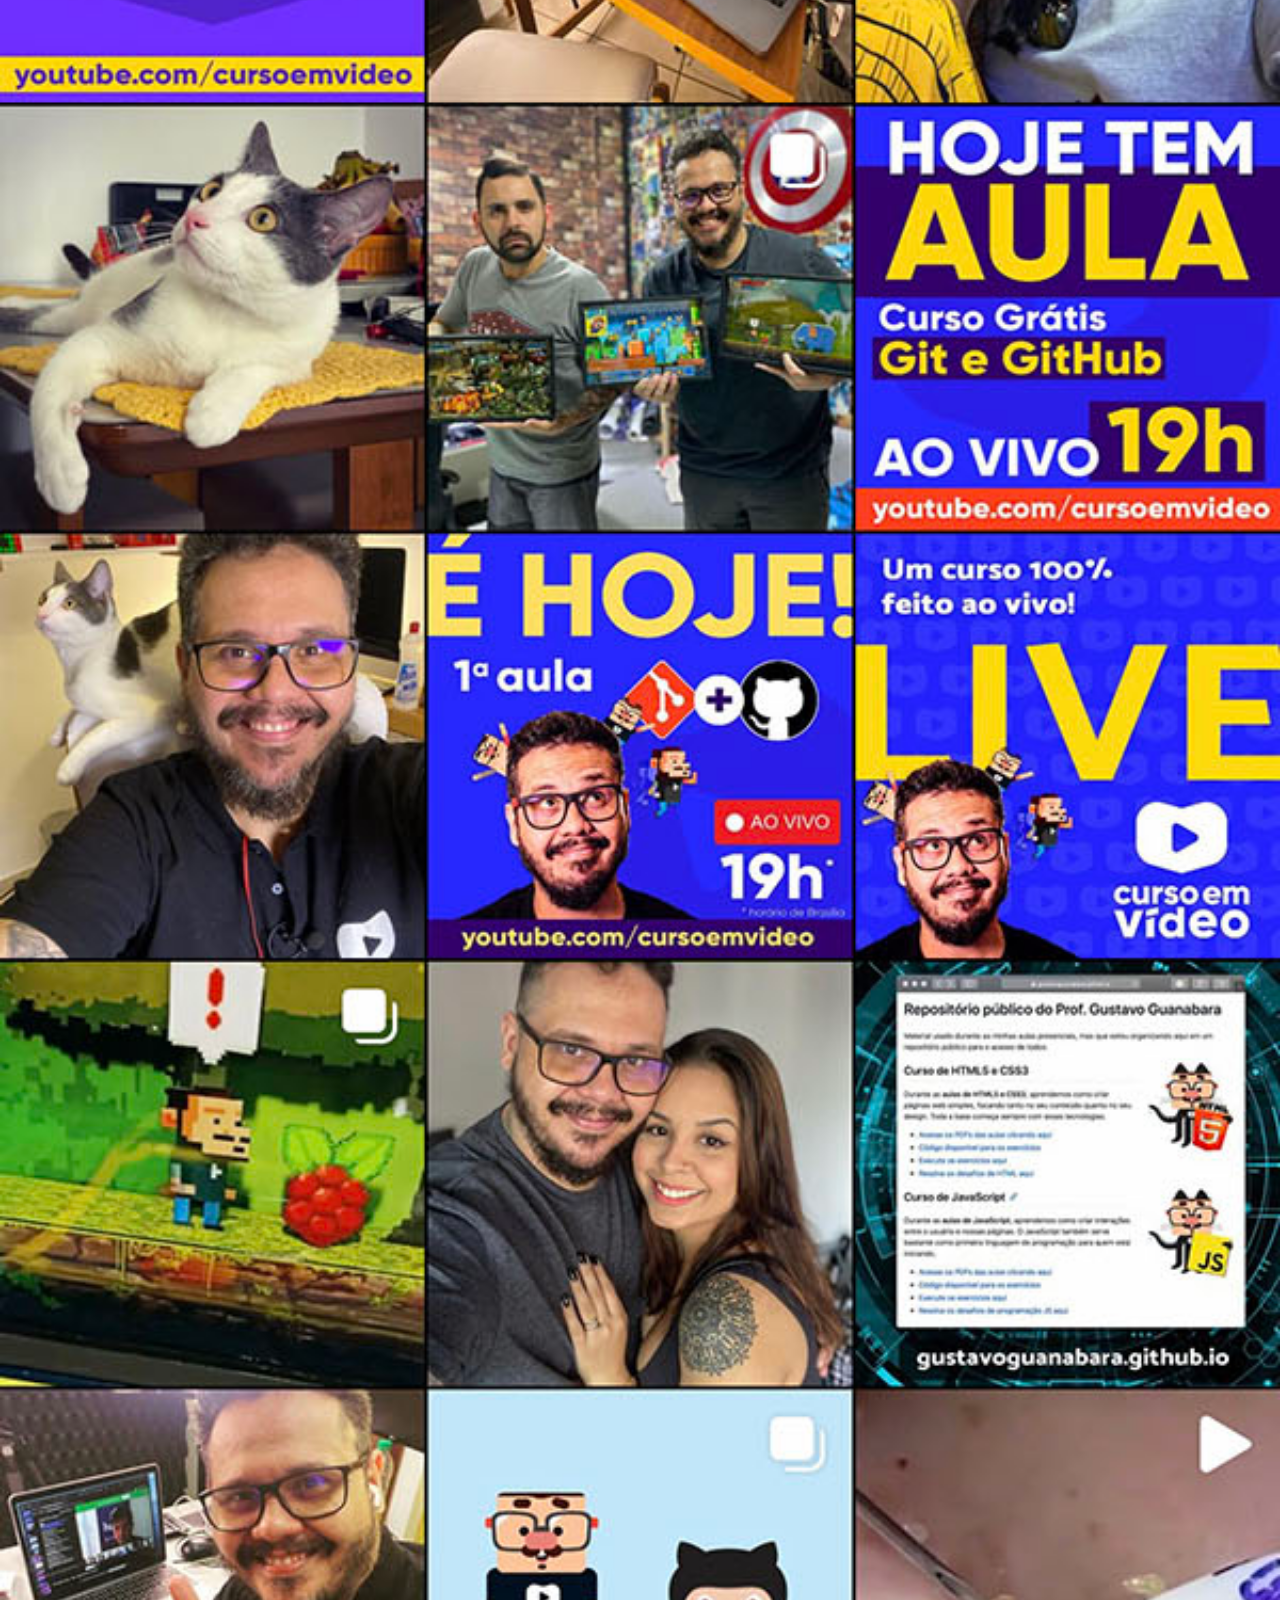
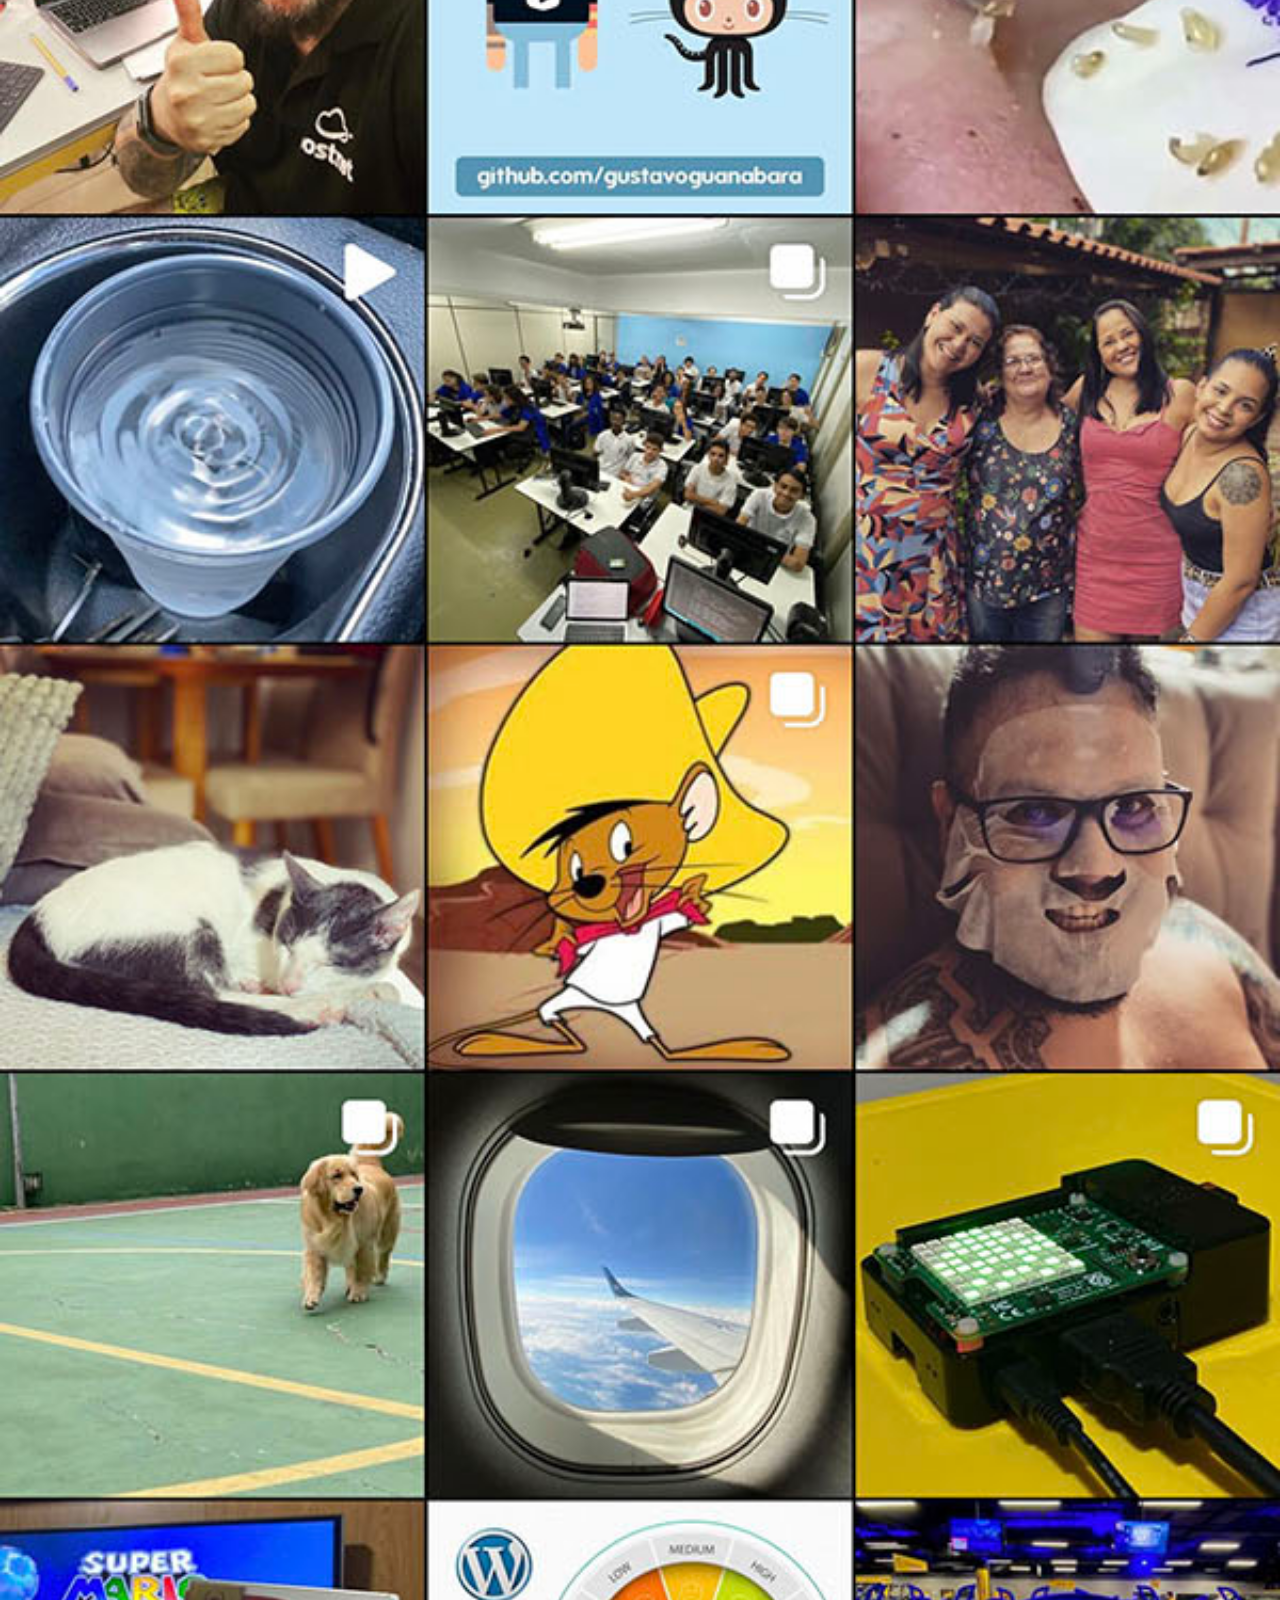
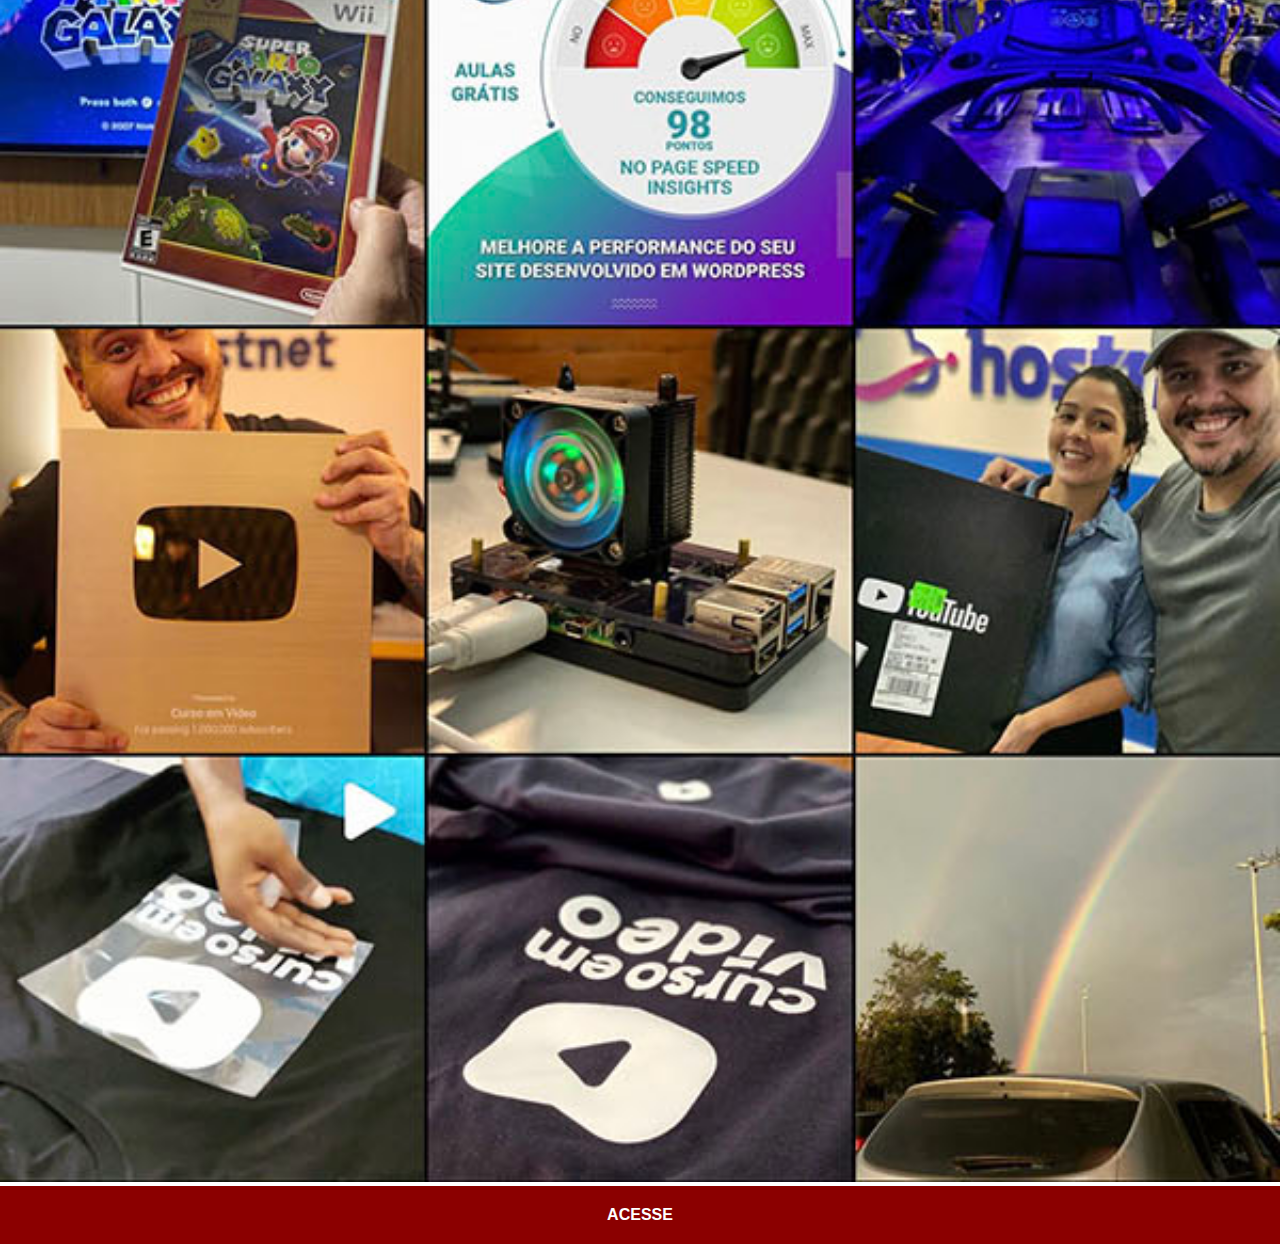
<file: instagram.html>
<!DOCTYPE html>
<html lang="pt-PT">
<head>
    <meta charset="UTF-8">
    <meta name="viewport" content="width=device-width, initial-scale=1.0">
    <title>Instagram</title>
    <link rel="stylesheet" href="estilos/social.css">
</head>
<body>
    <img src="imagens/tela-instagram.jpg" alt="">
    <a href="https://www.instagram.com/" target="_blank">ACESSE</a>
</body>
</html>
</file>
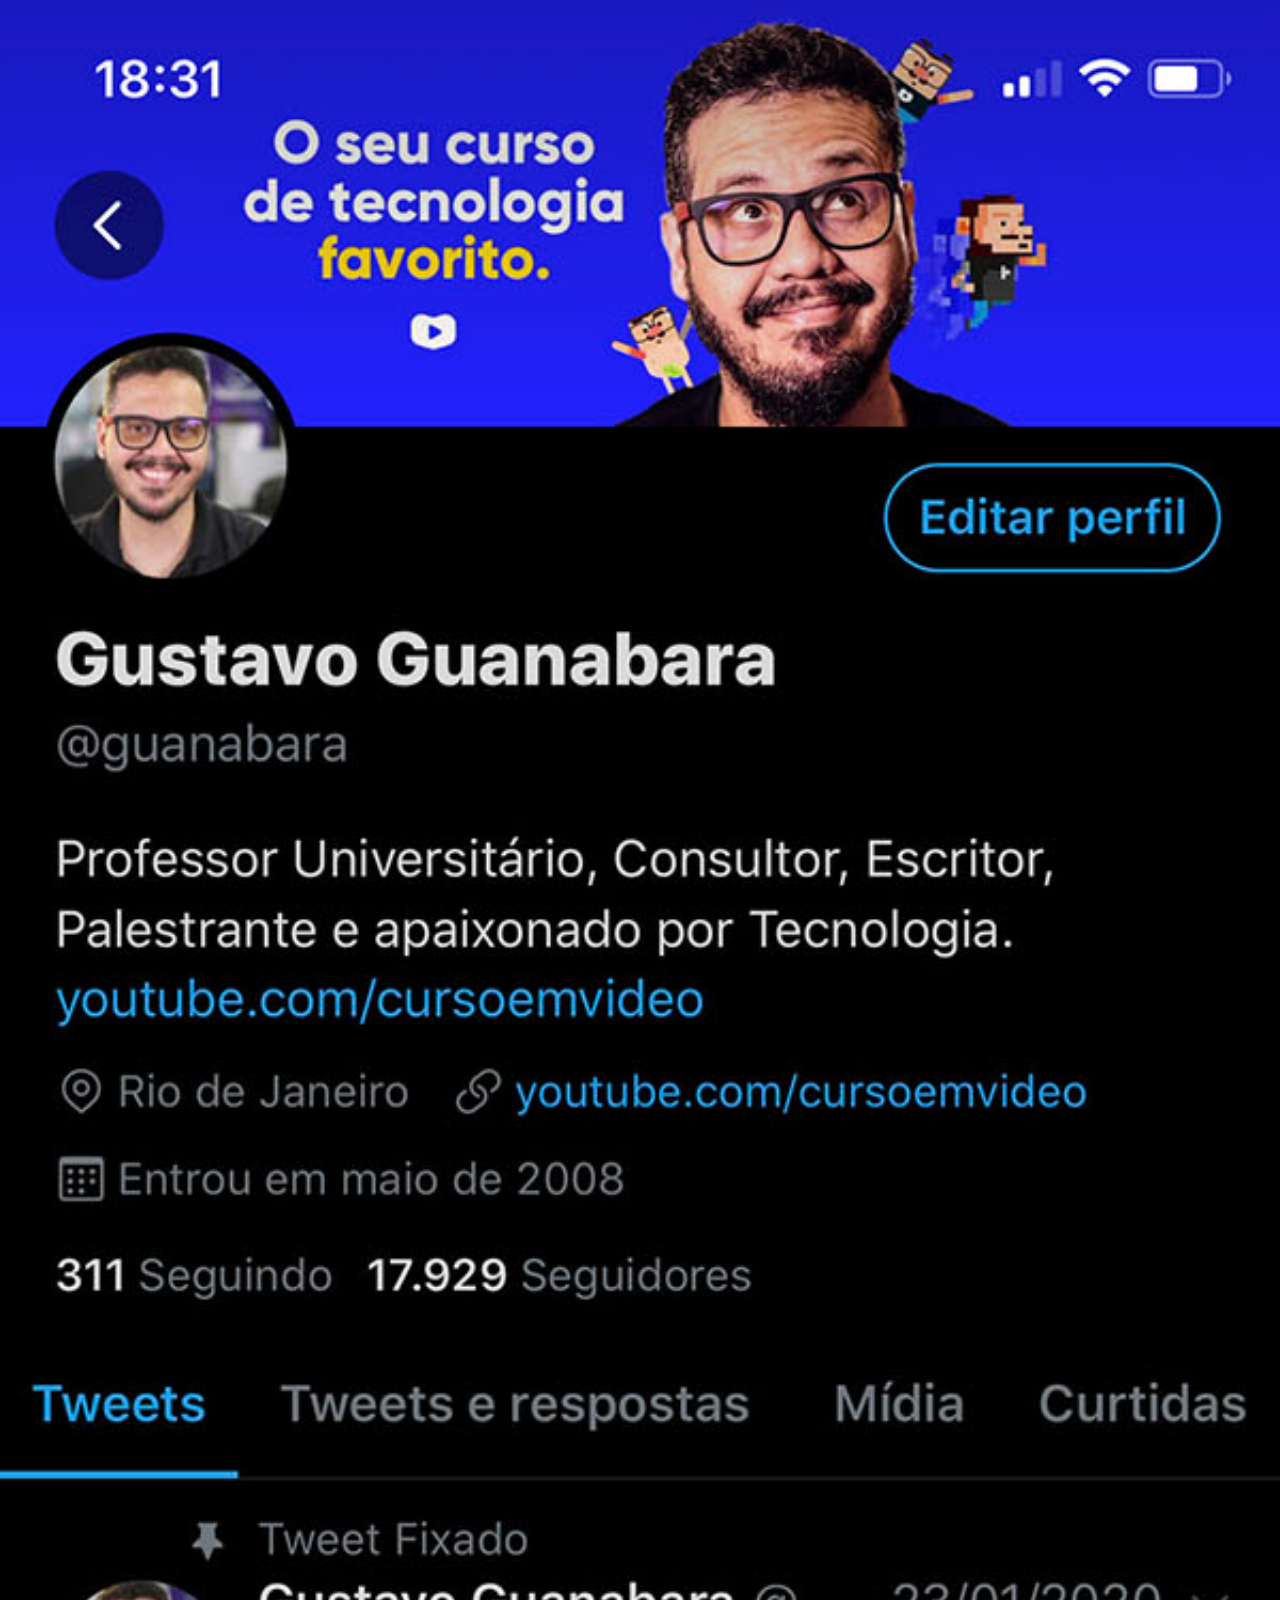
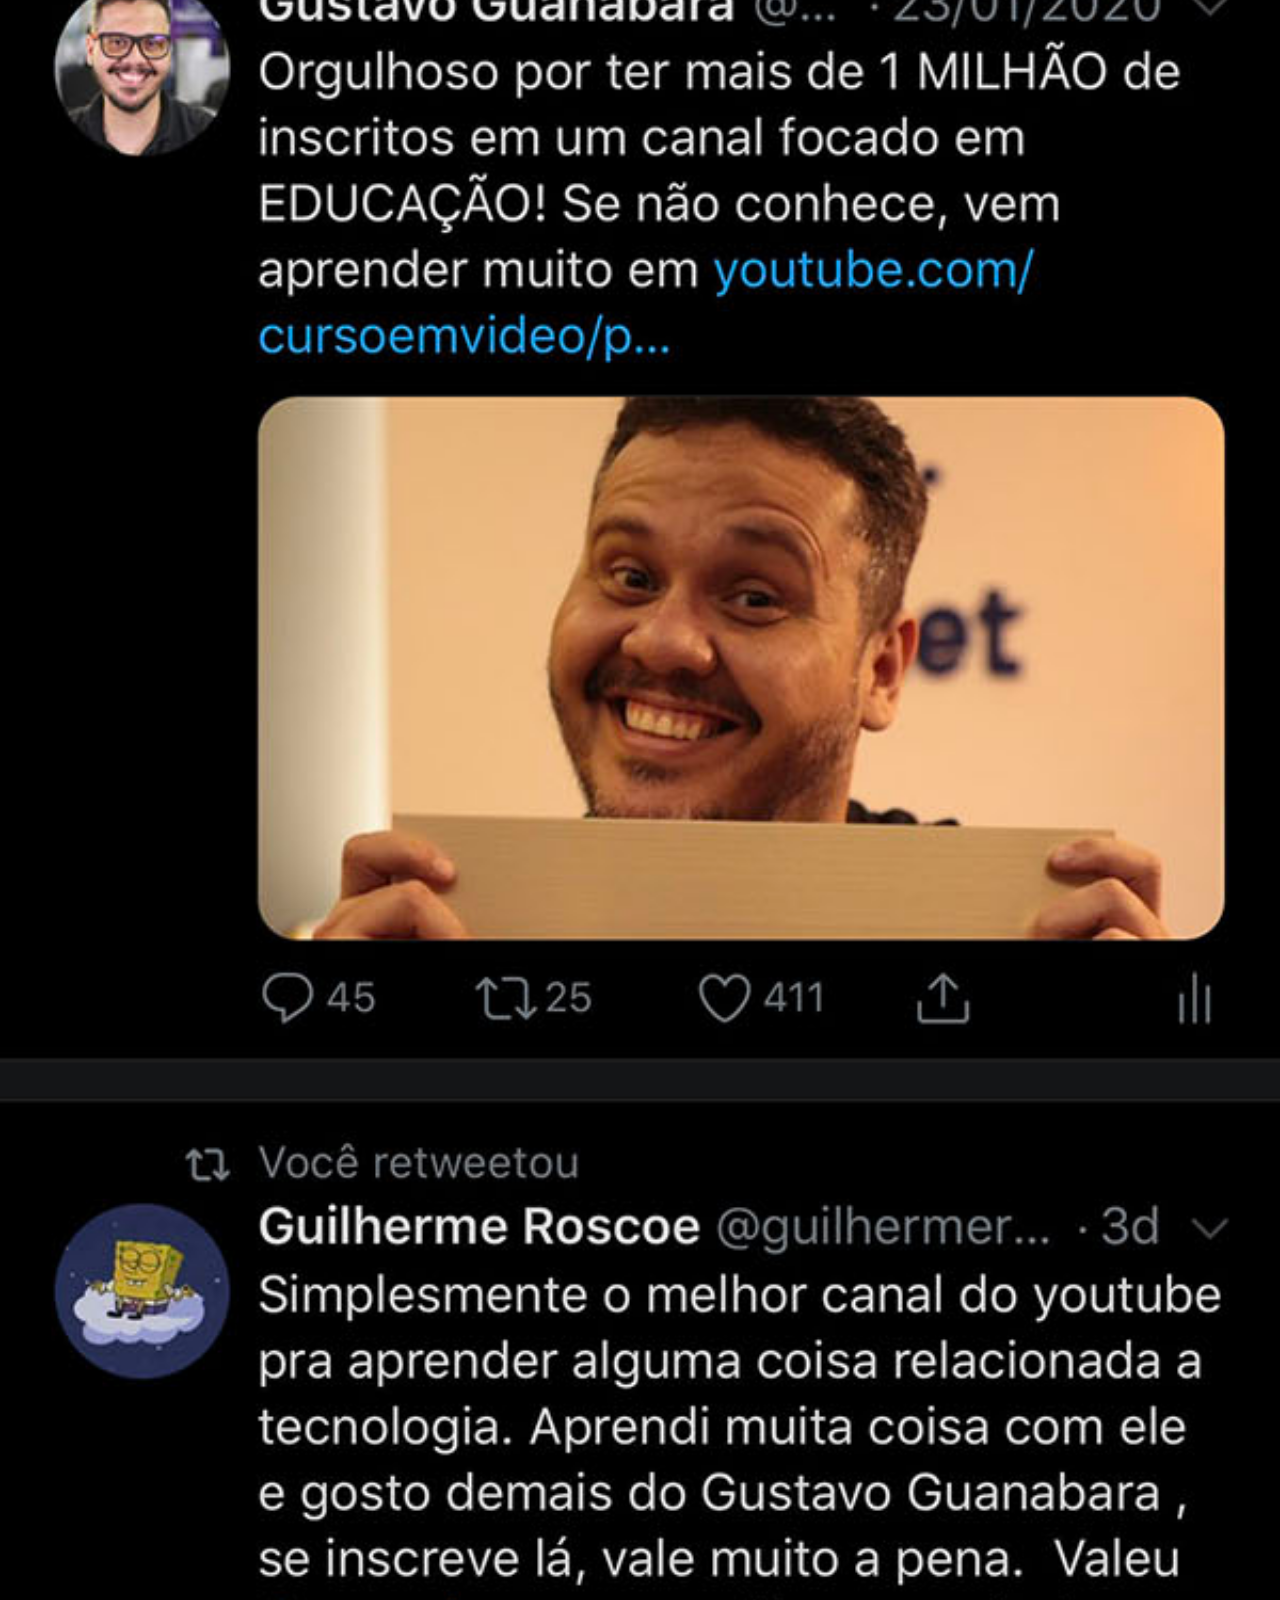
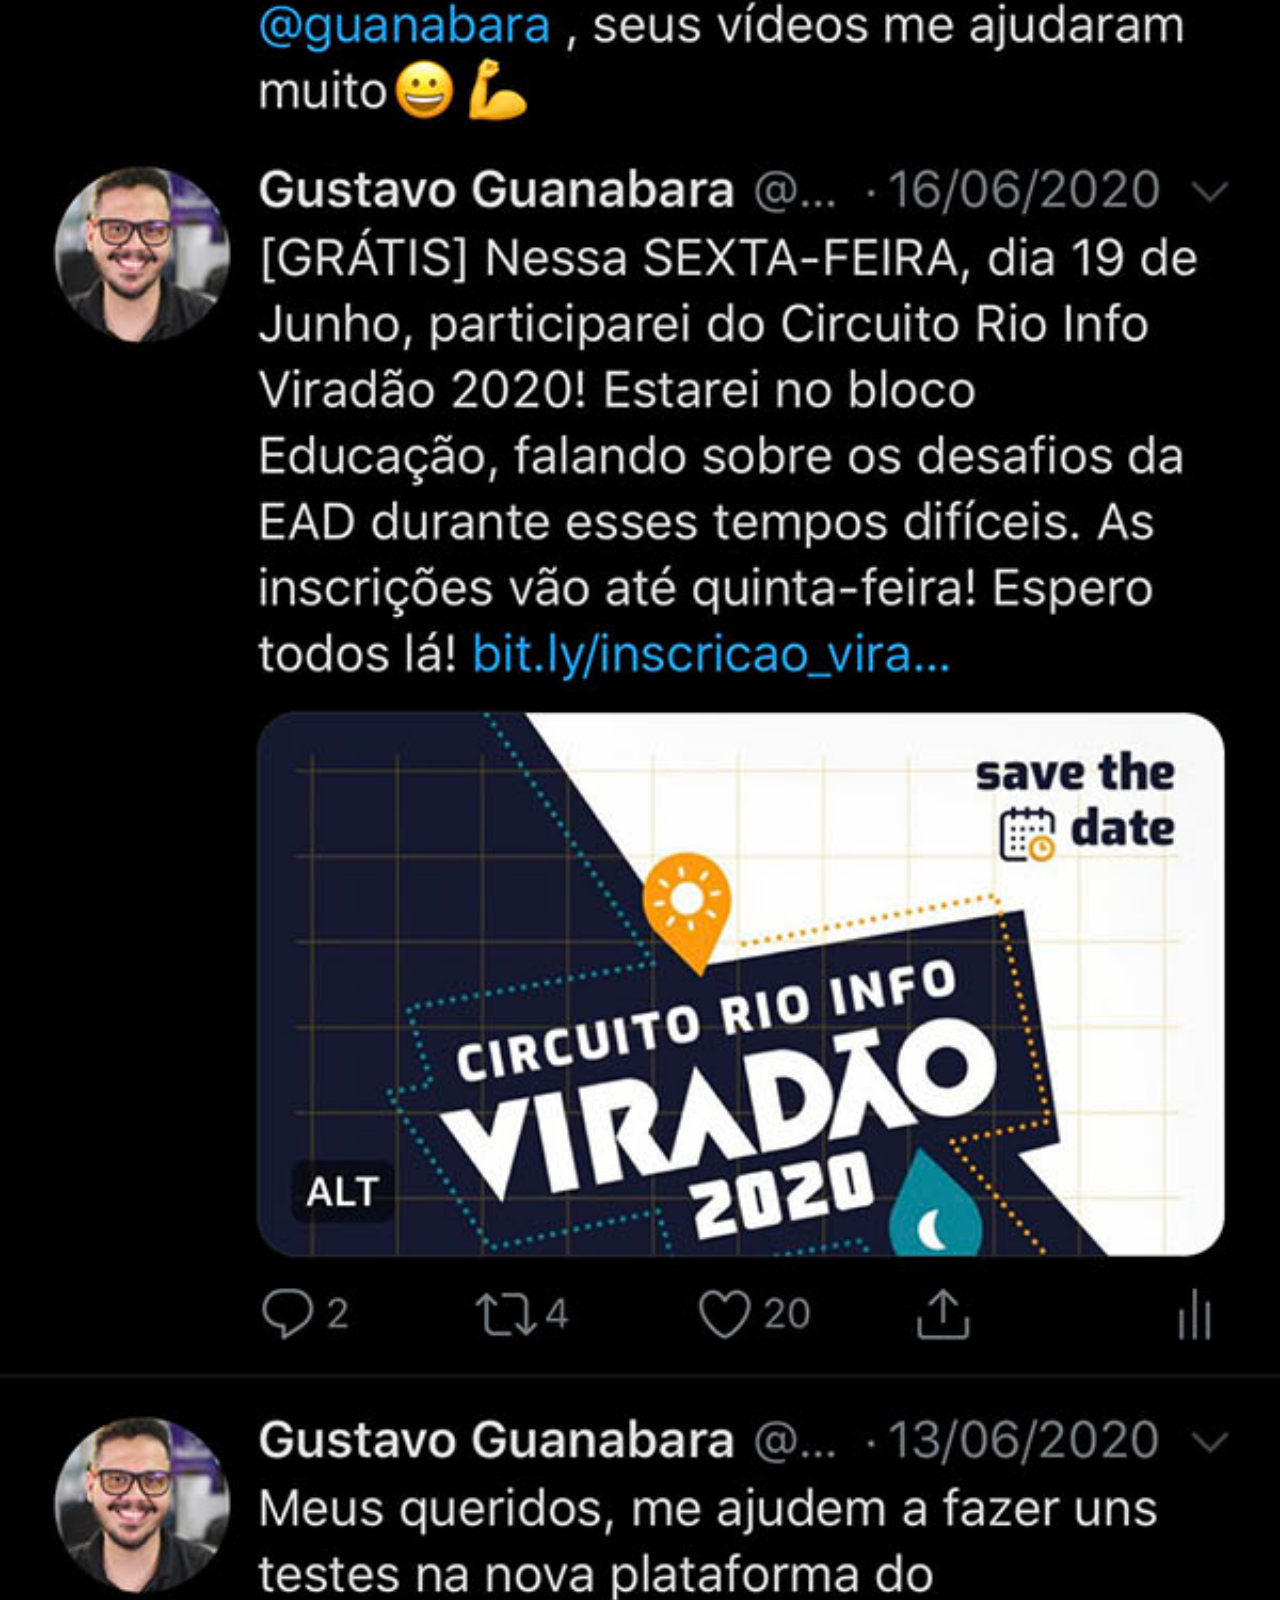
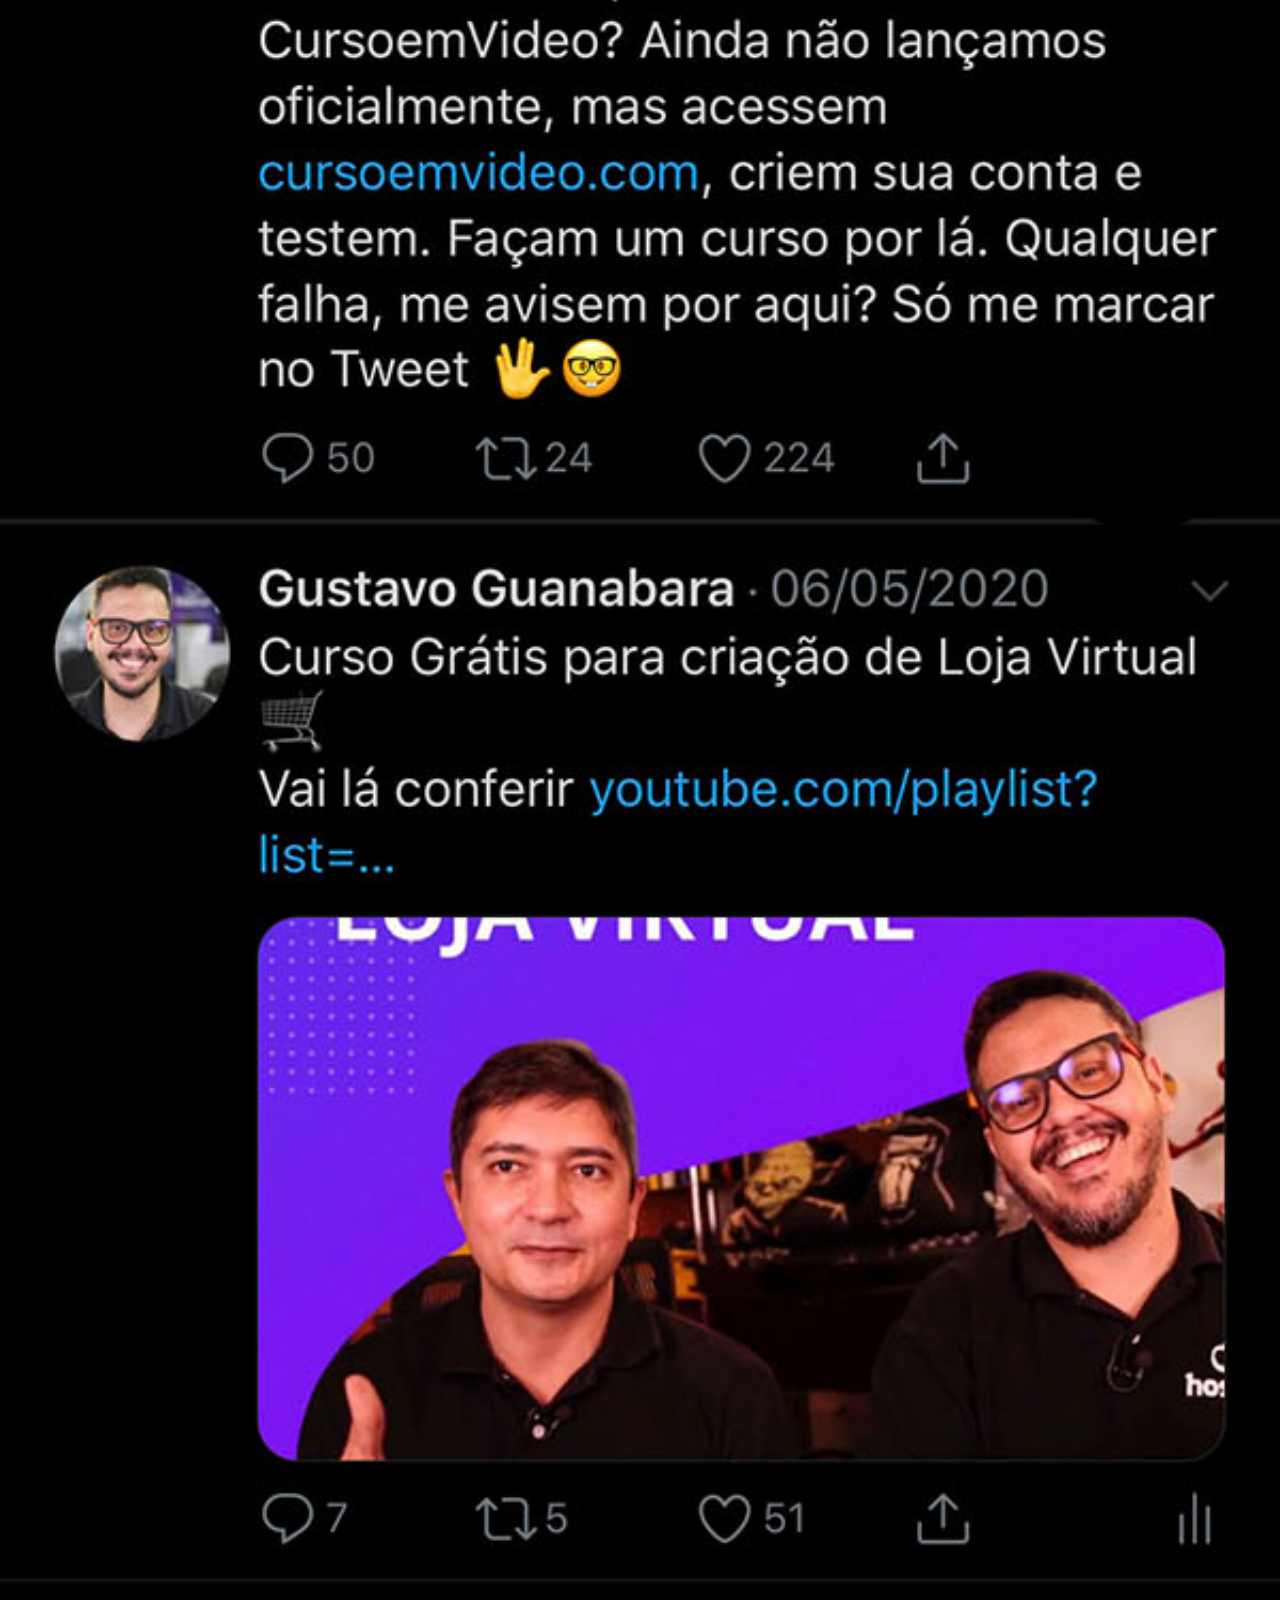
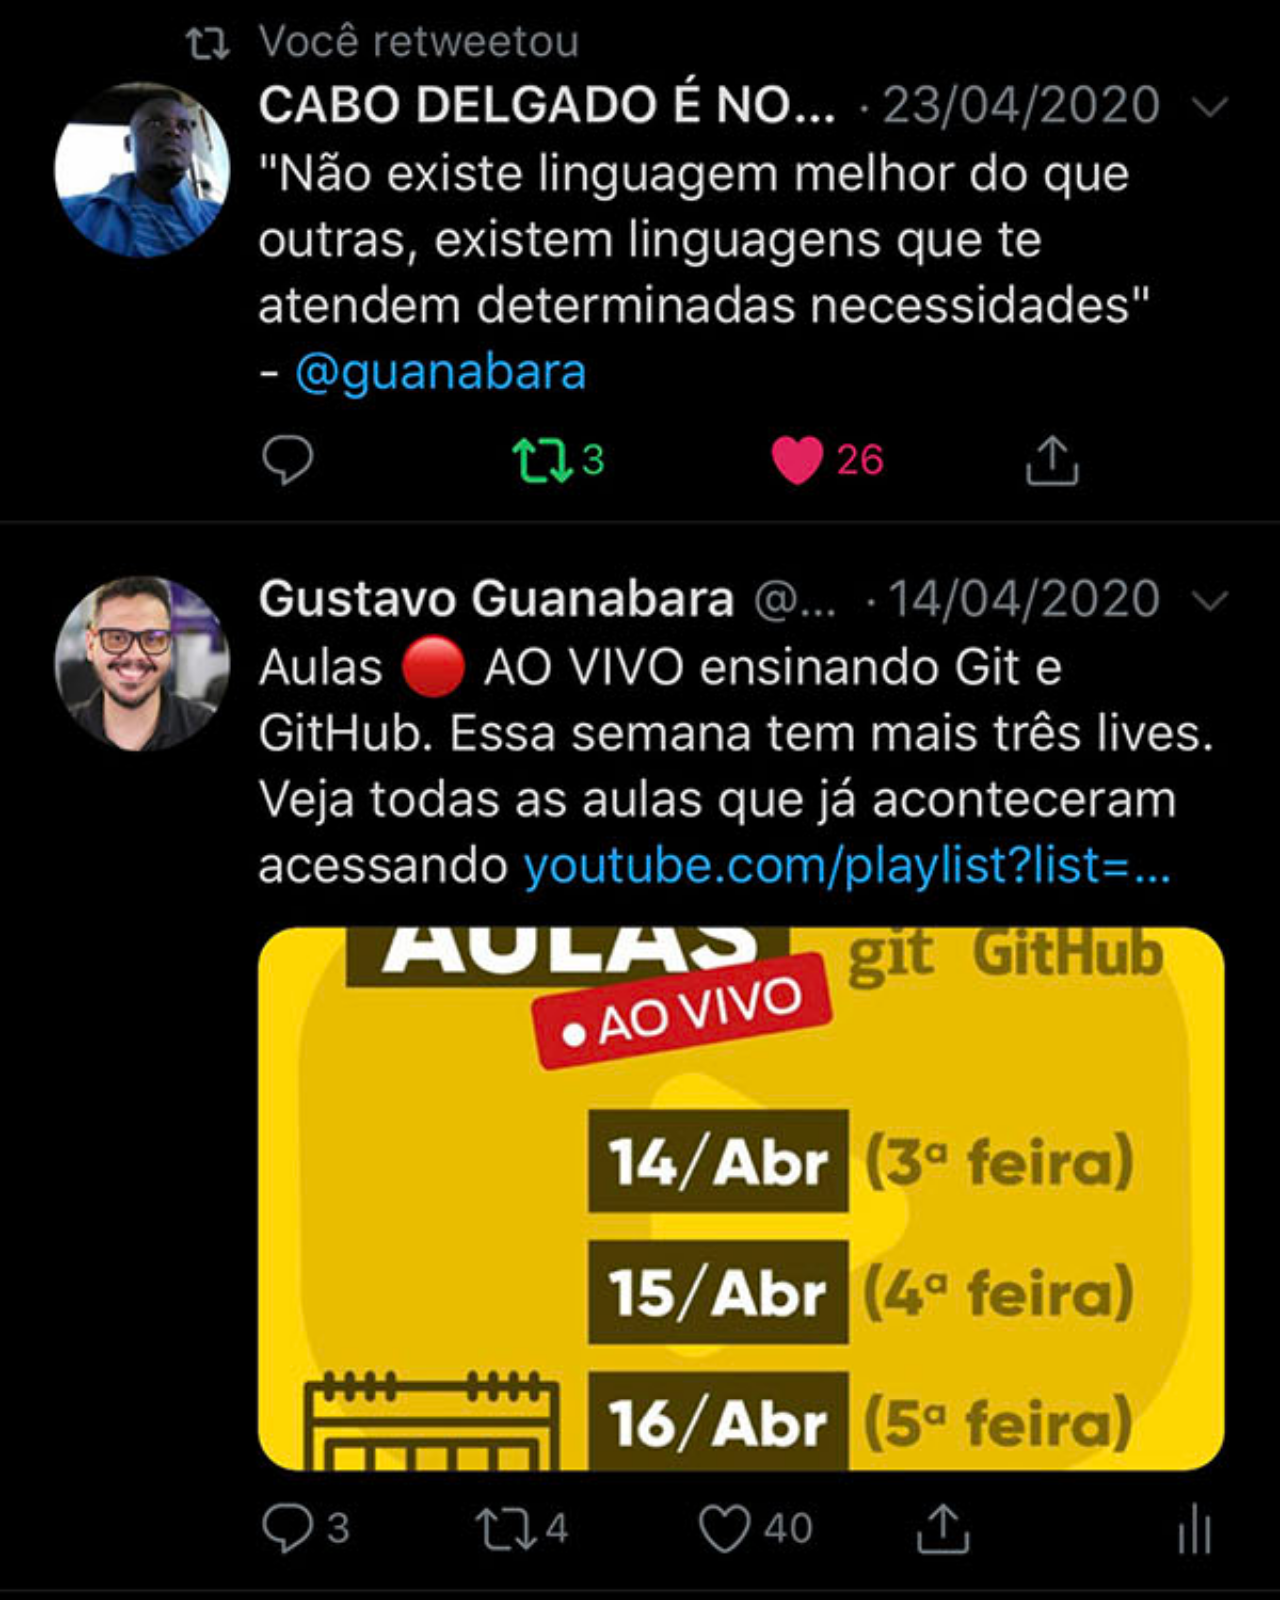
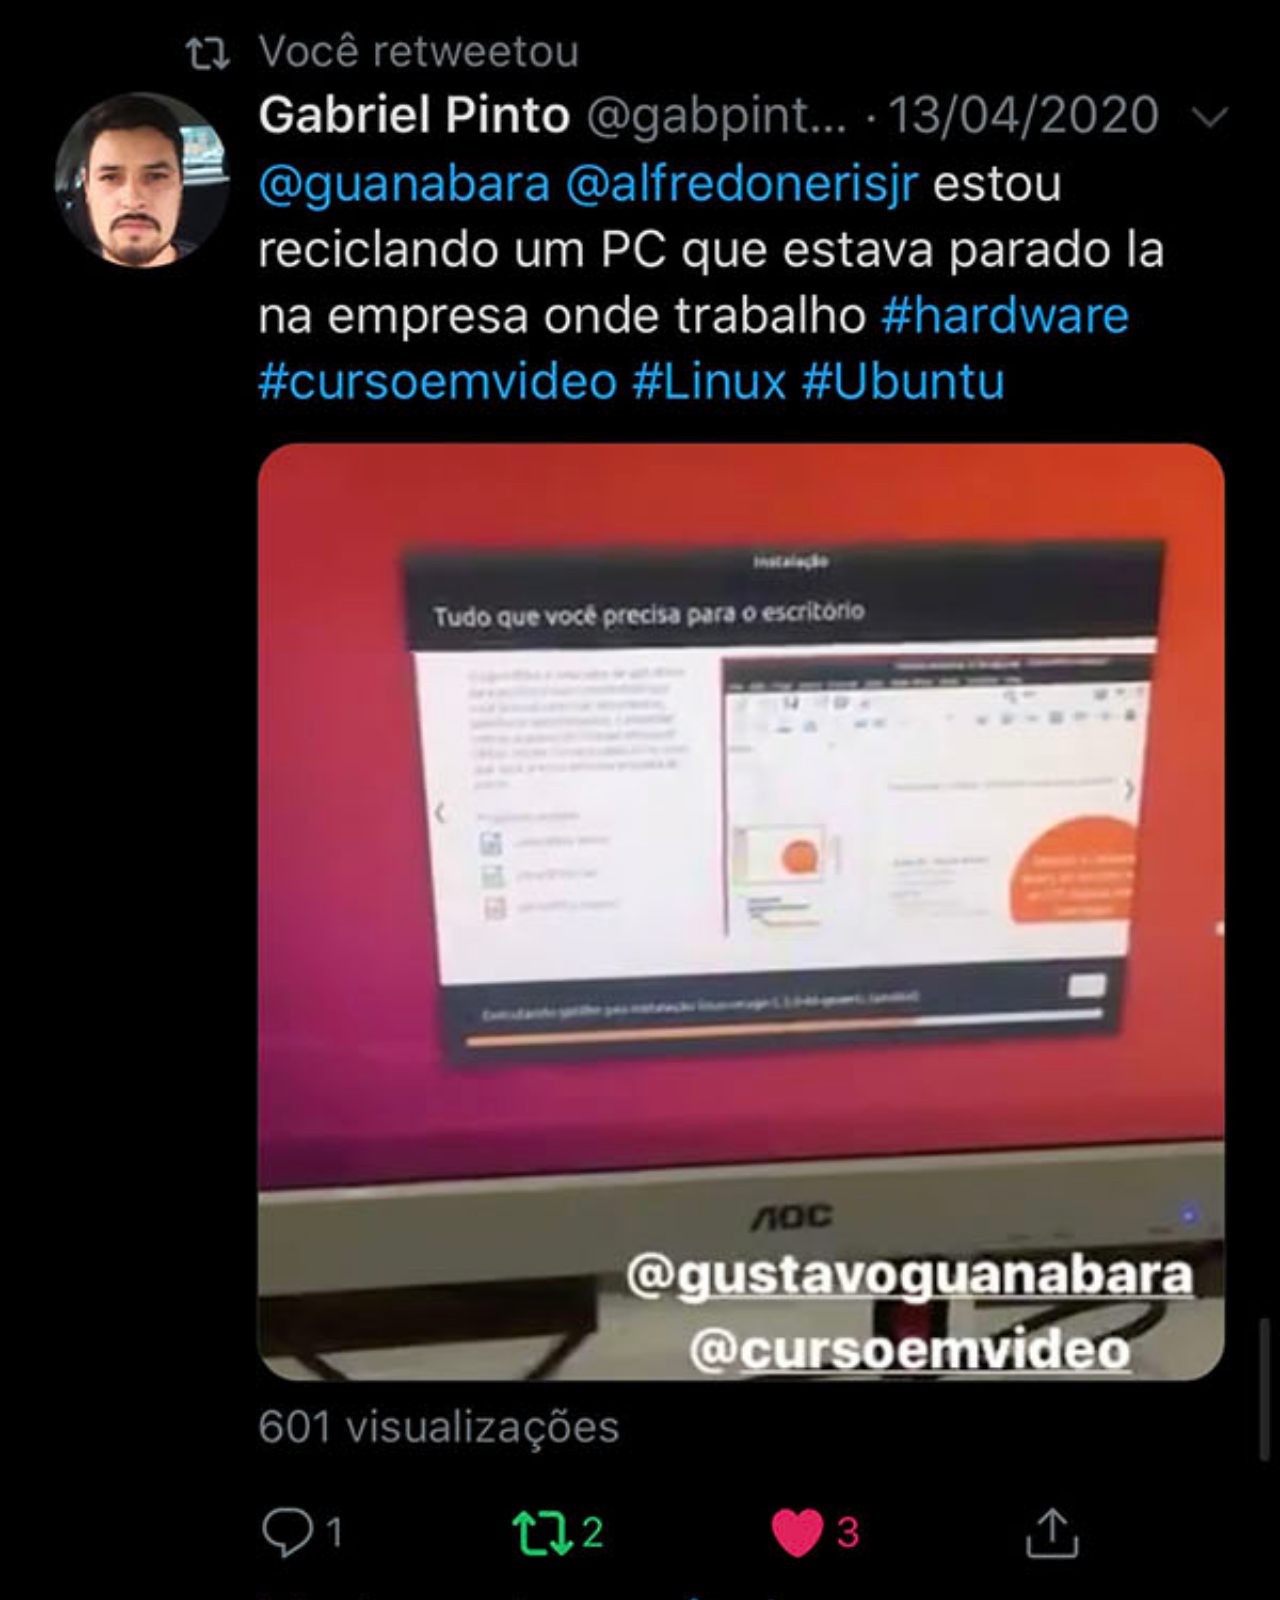
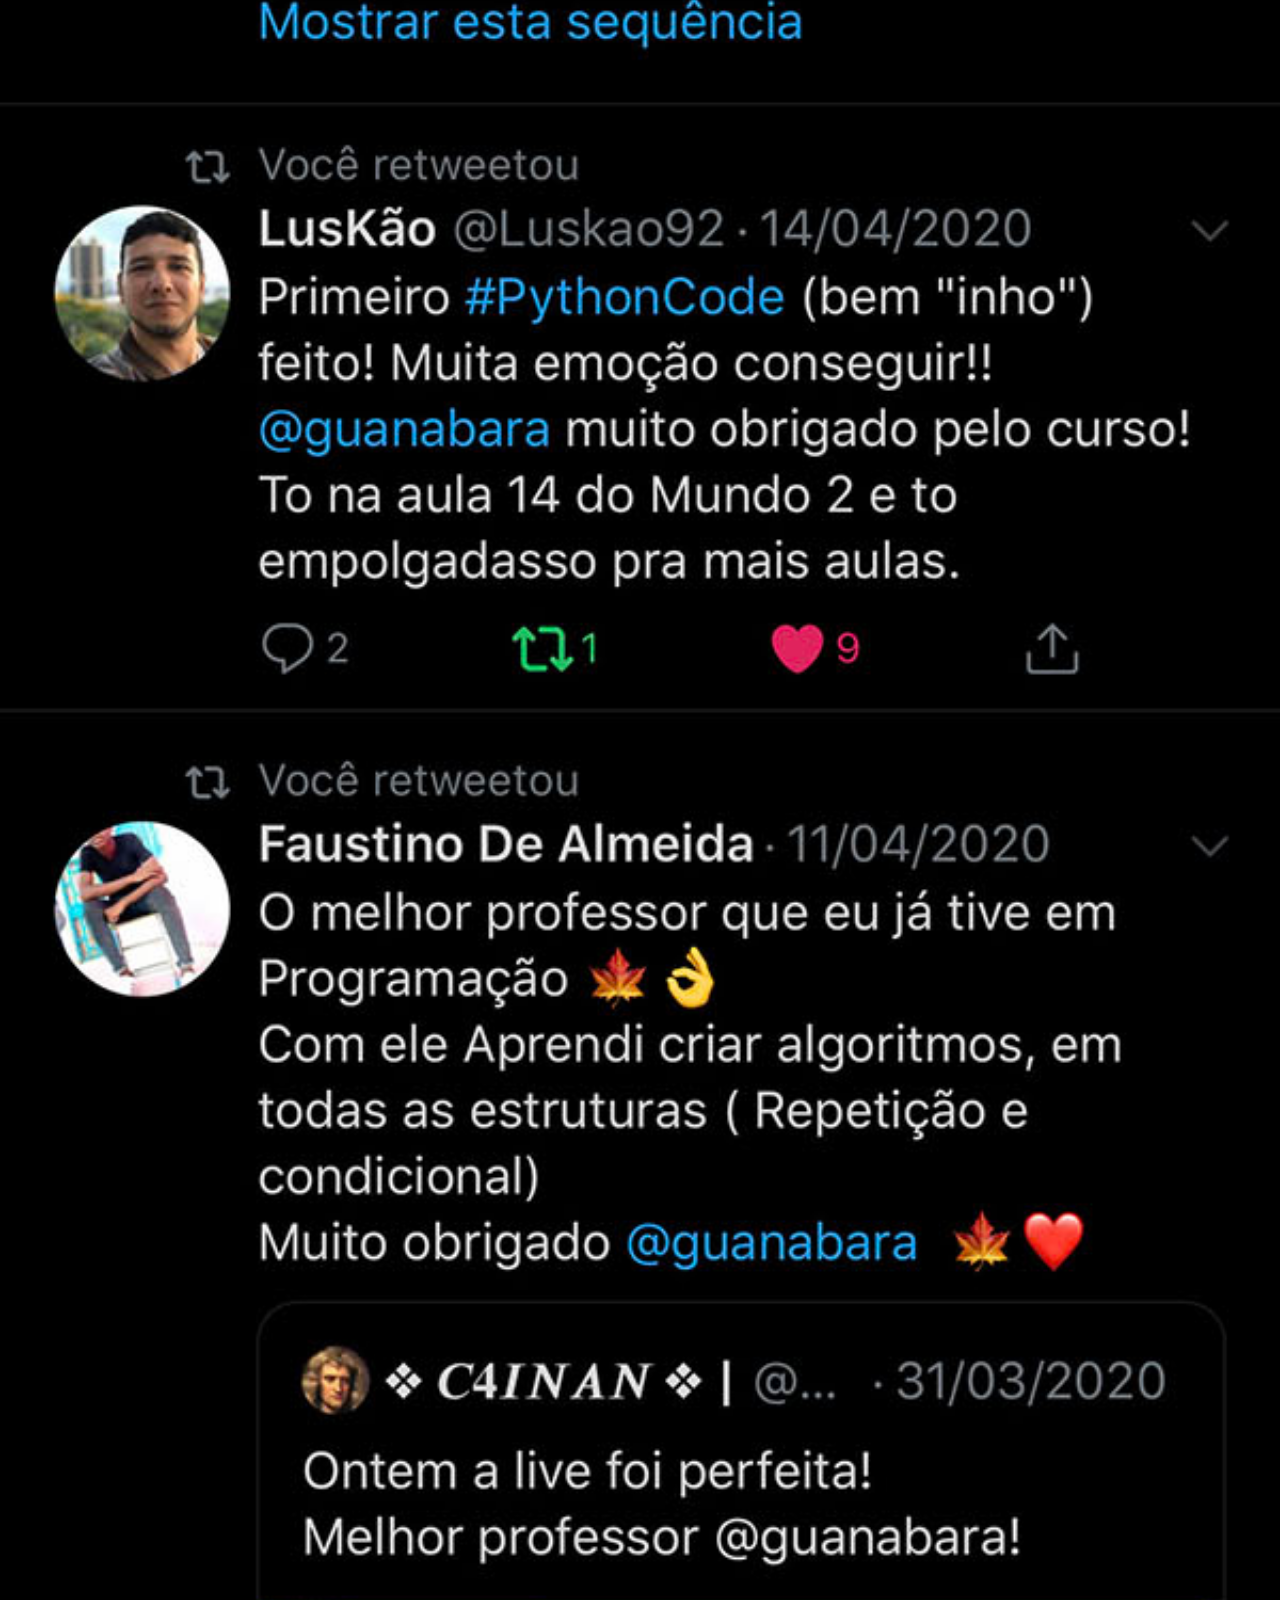
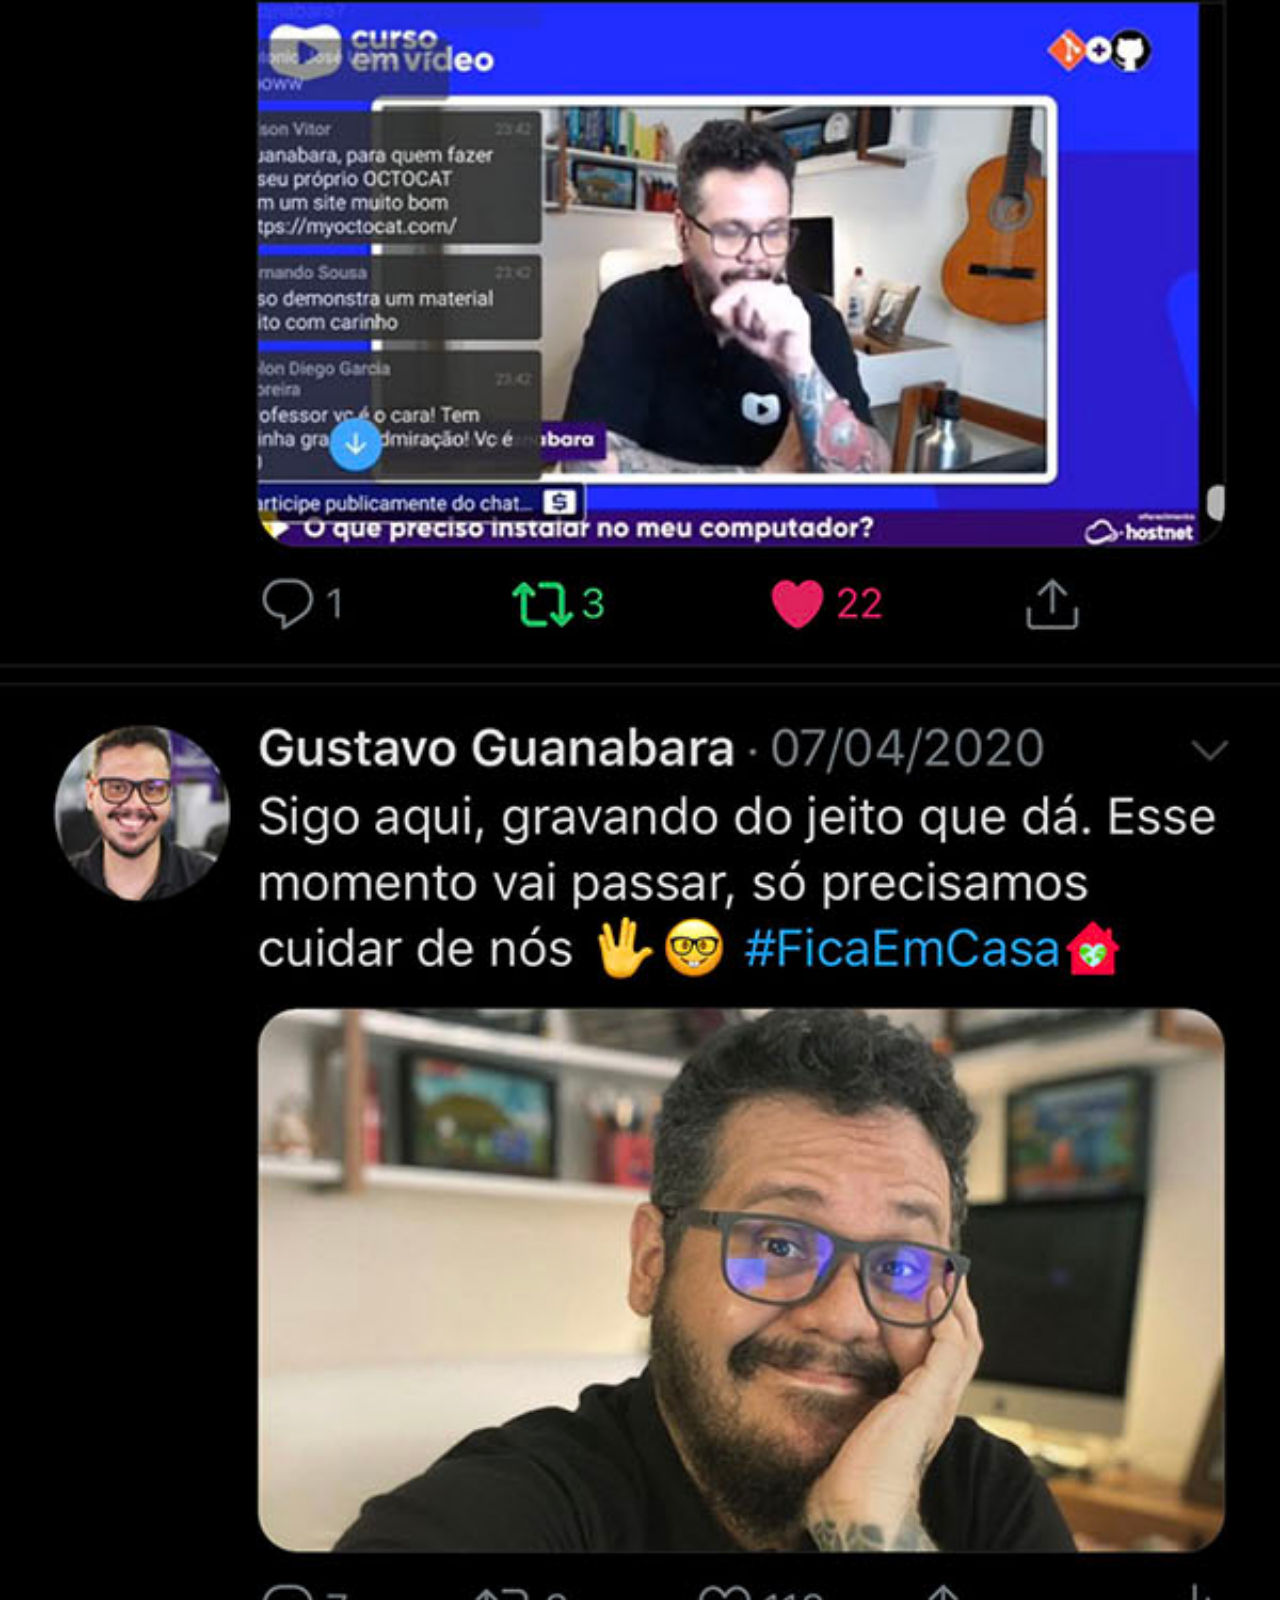
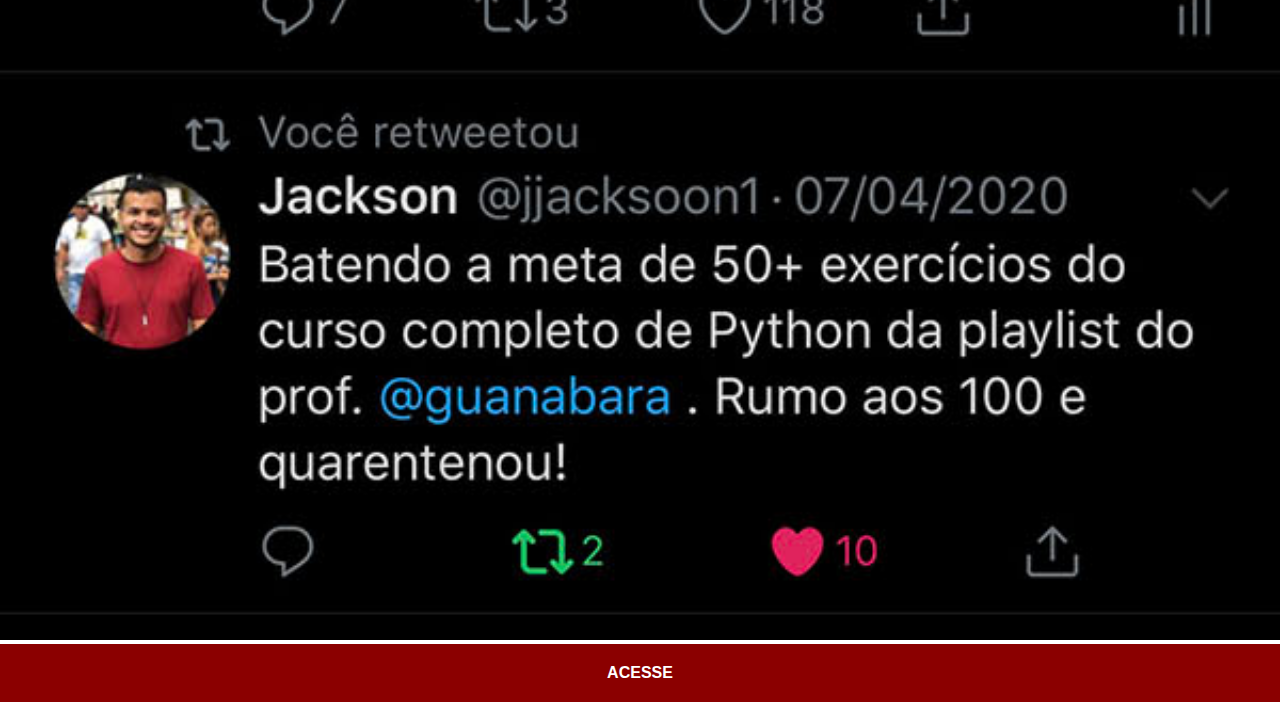
<file: twitter.html>
<!DOCTYPE html>
<html lang="pt-PT">
<head>
    <meta charset="UTF-8">
    <meta name="viewport" content="width=device-width, initial-scale=1.0">
    <title>Twitter</title>
    <link rel="stylesheet" href="estilos/social.css">
</head>
<body>
    <img src="imagens/tela-twitter.jpg" alt="">
    <a href="https://www.twitter.com/" target="_blank">ACESSE</a>
</body>
</html>
</file>
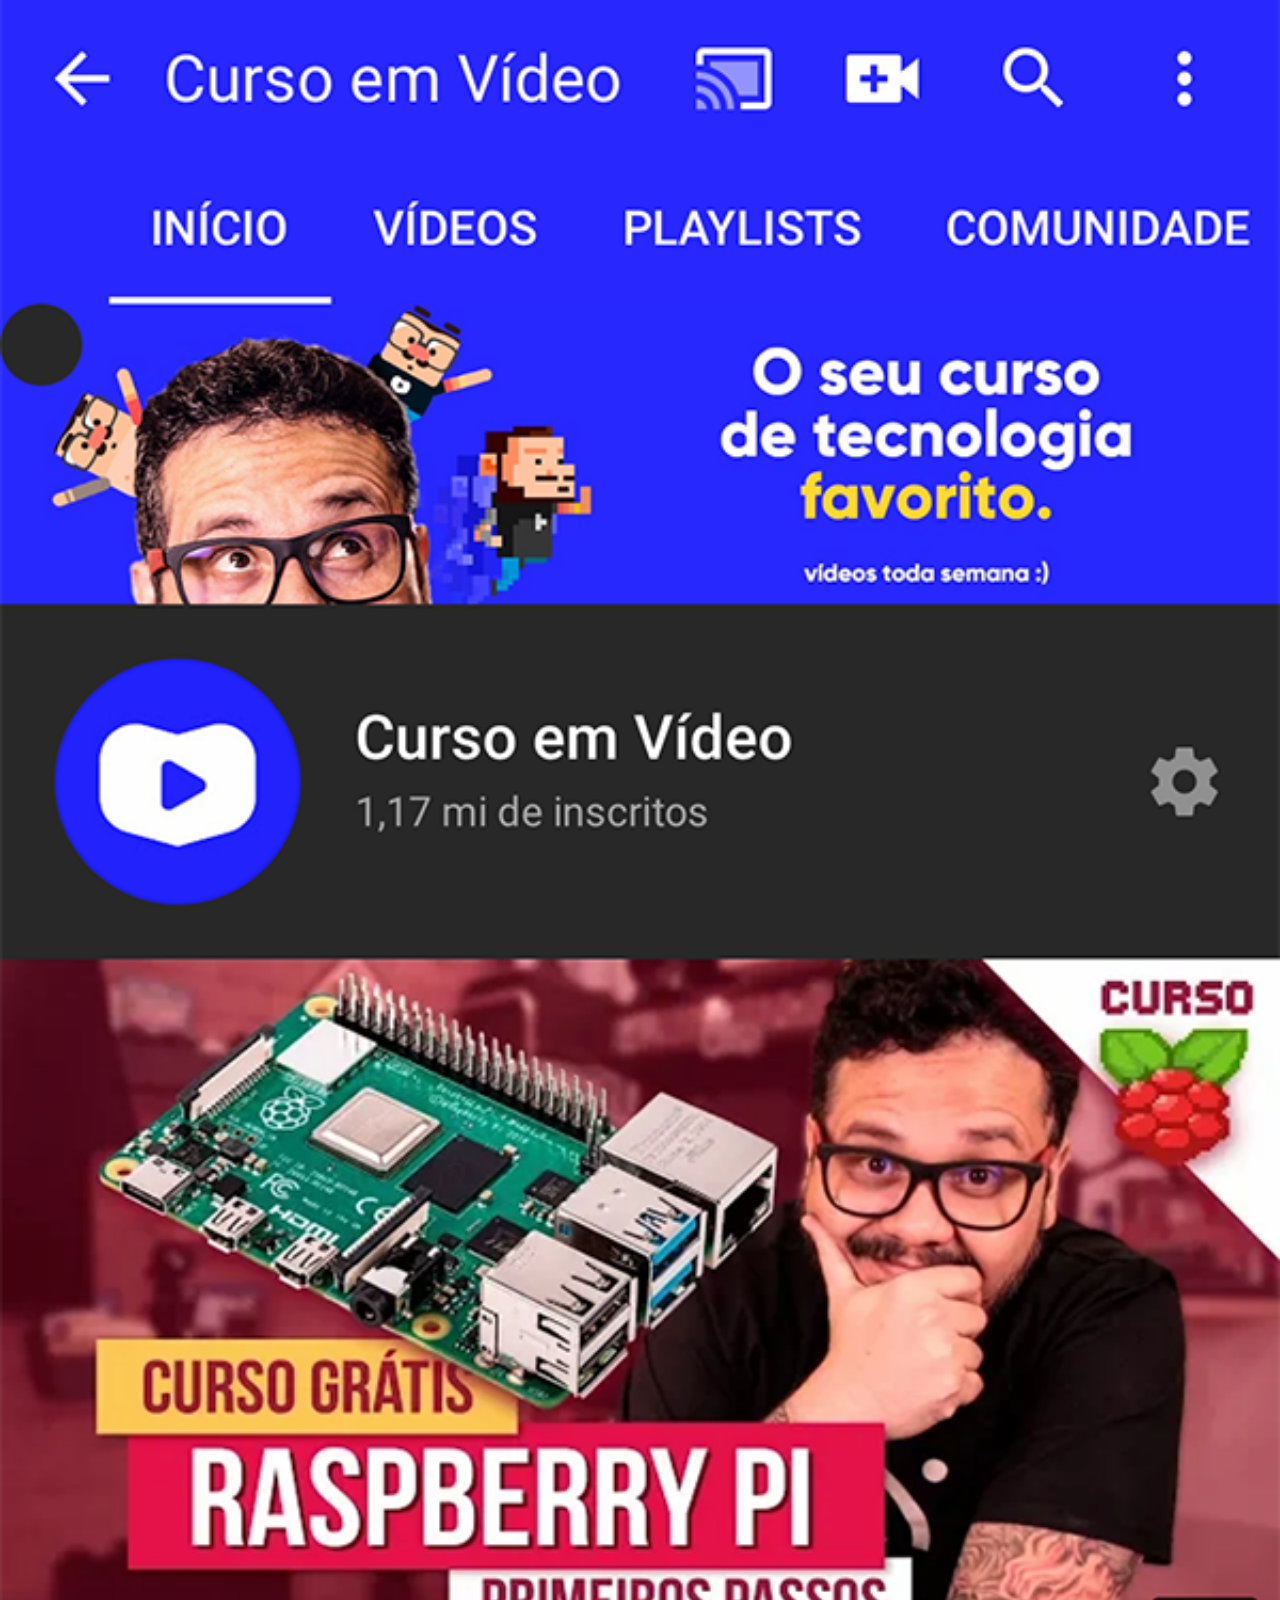
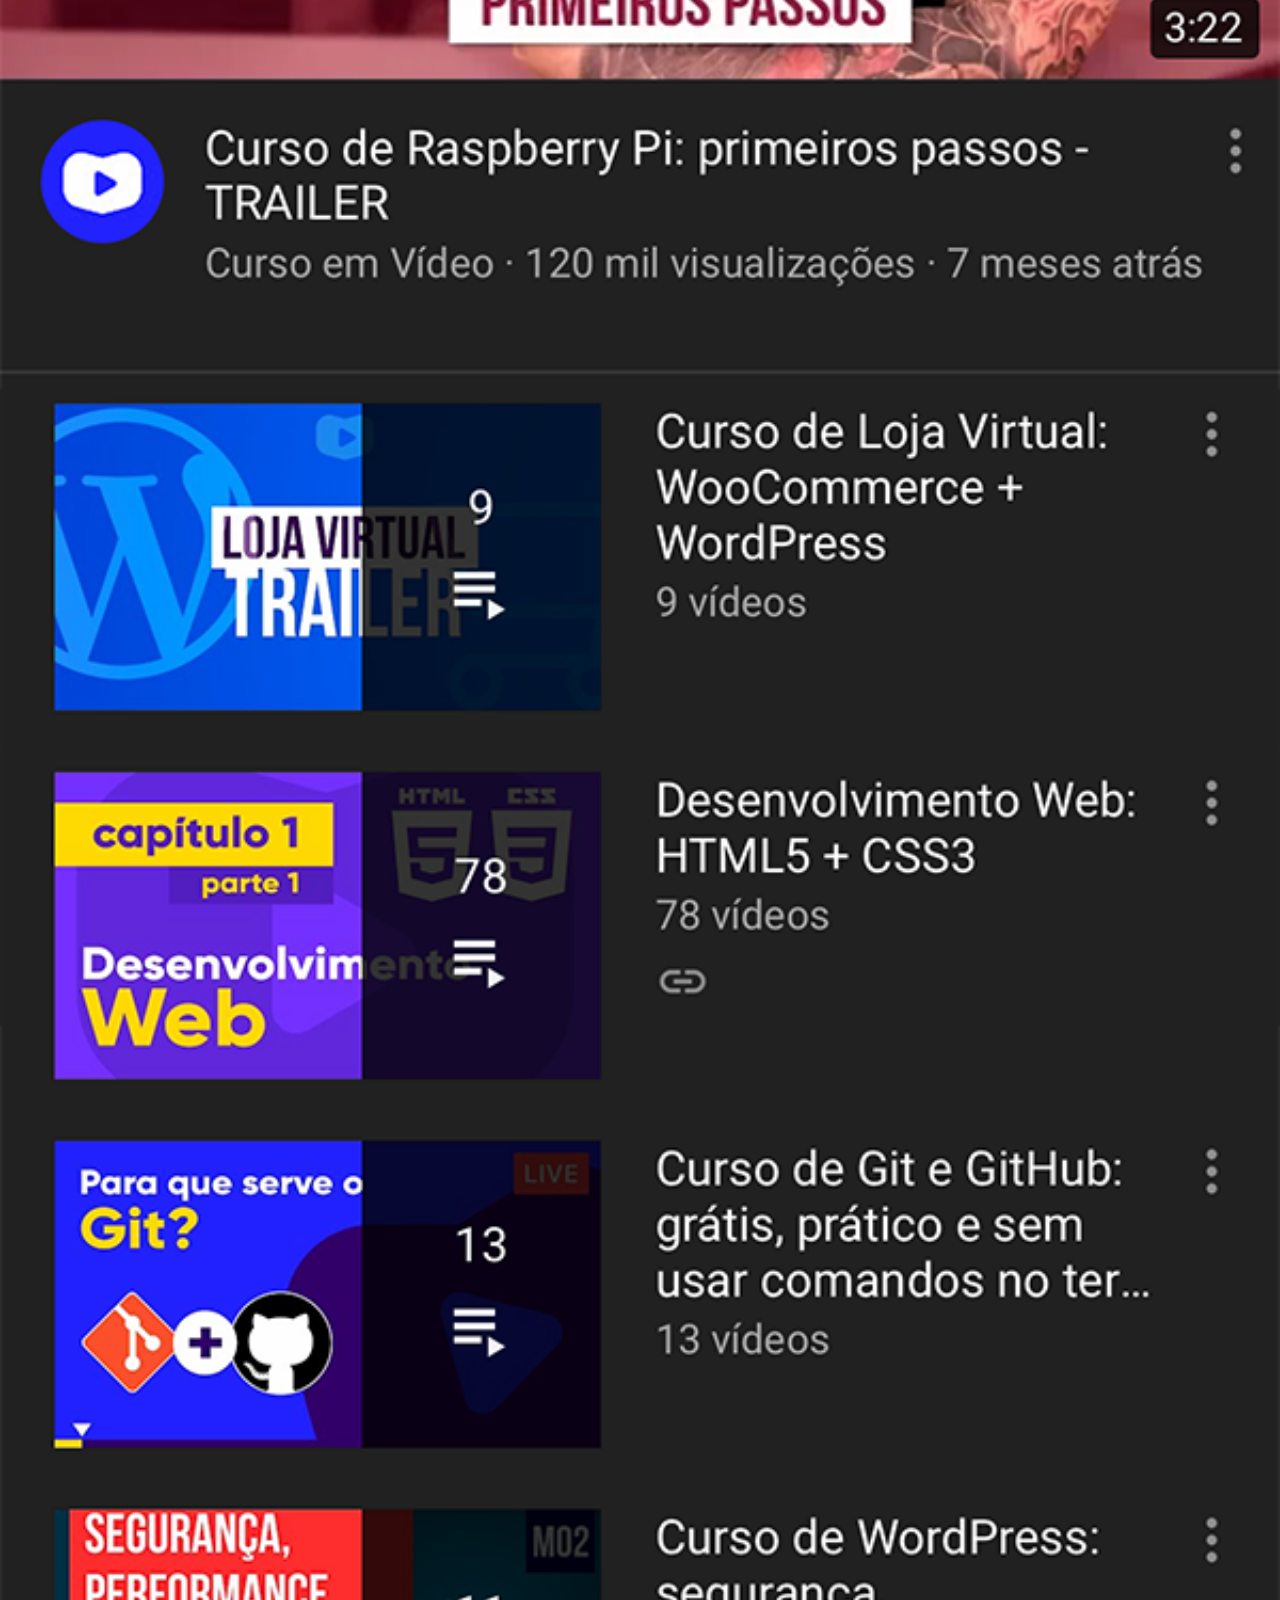
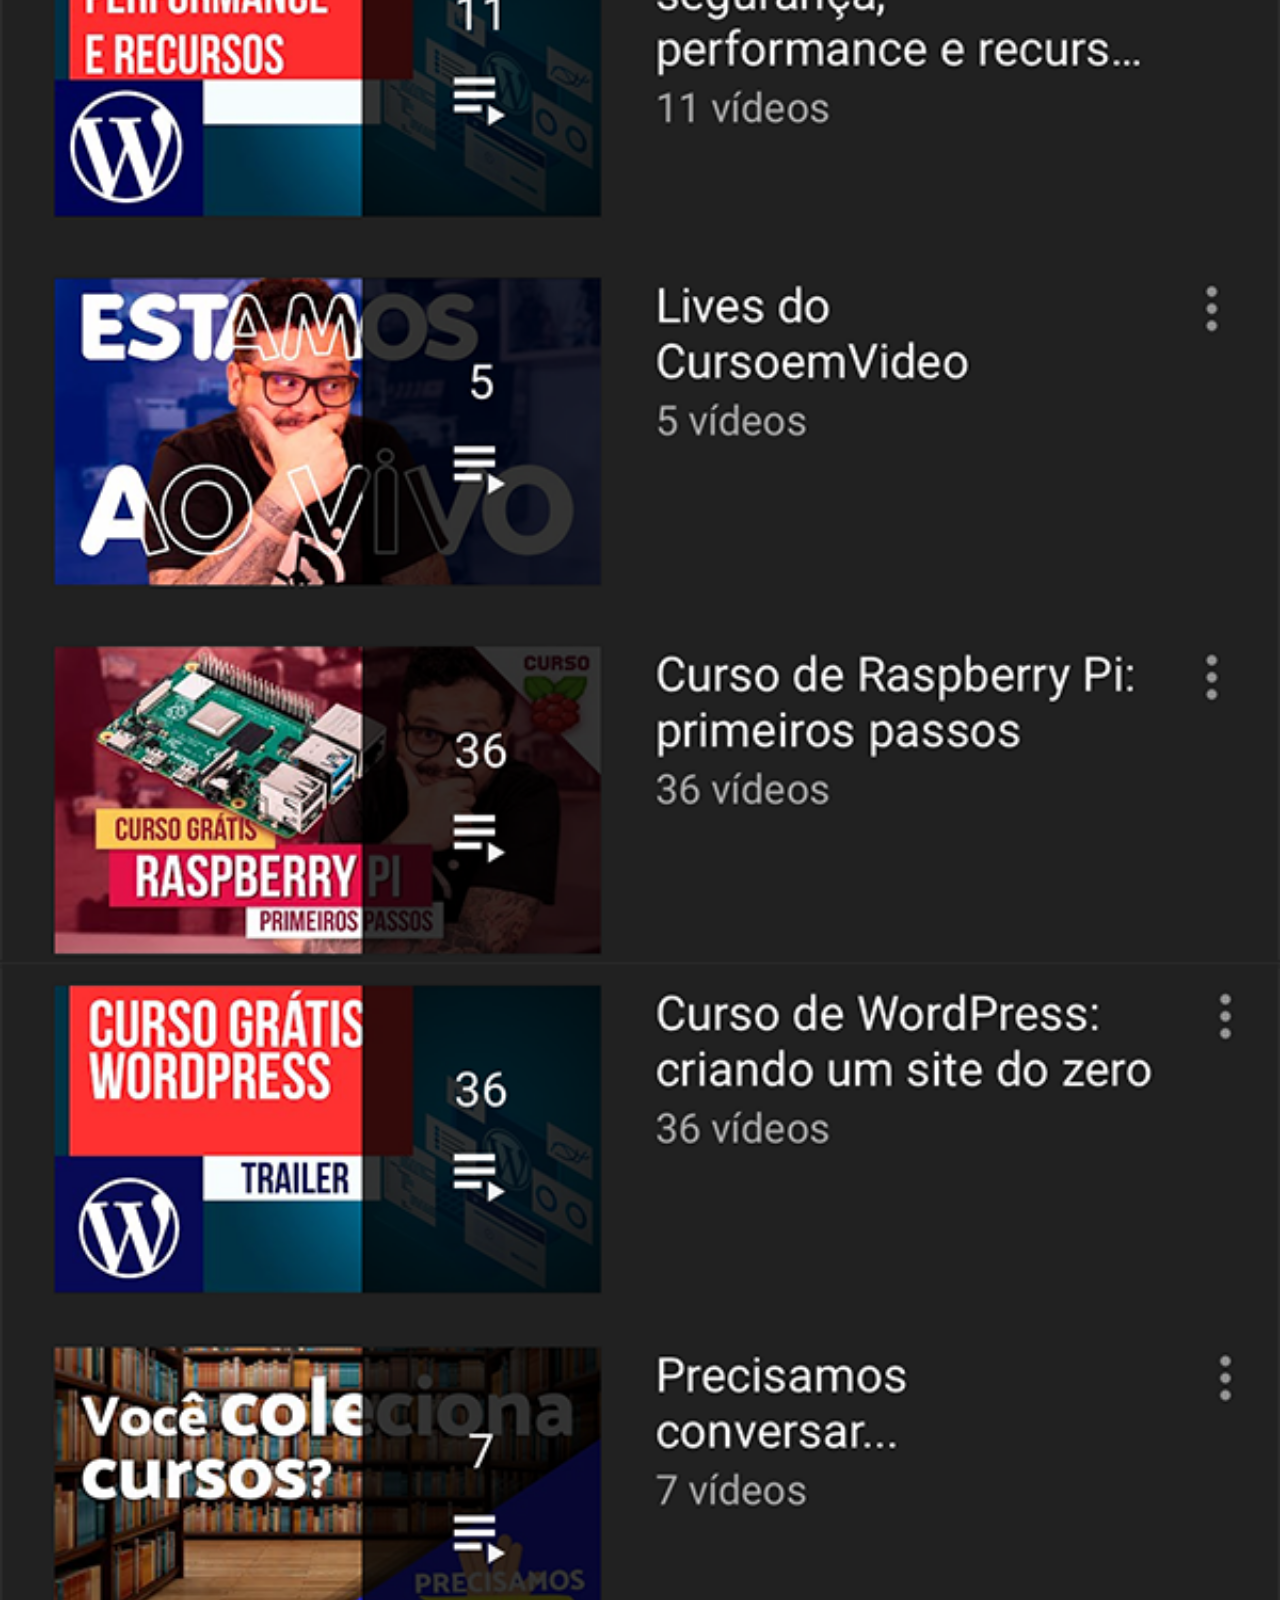
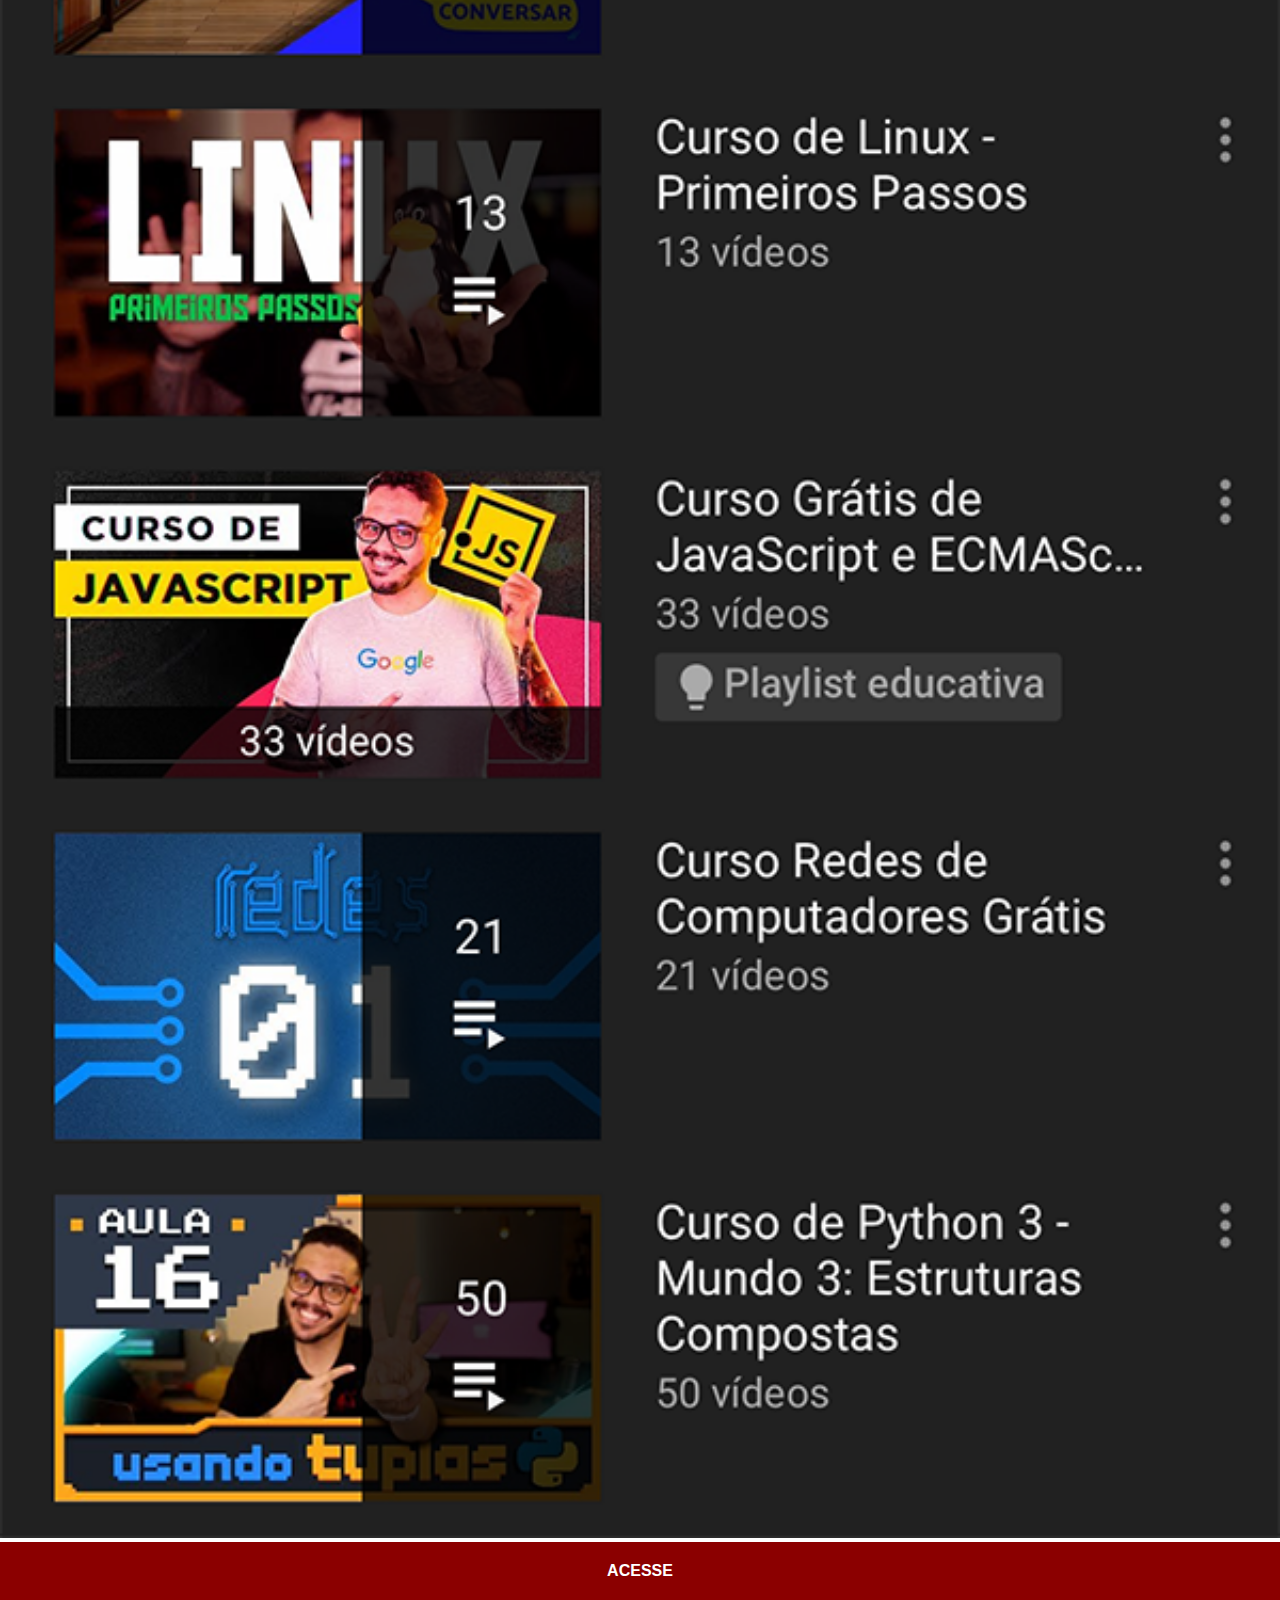
<file: youtube.html>
<!DOCTYPE html>
<html lang="pt-PT">
<head>
    <meta charset="UTF-8">
    <meta name="viewport" content="width=device-width, initial-scale=1.0">
    <title>Youtube</title>
    <link rel="stylesheet" href="estilos/social.css">
</head>
<body>
    <img src="imagens/tela-youtube.png" alt="">
    <a href="https://www.youtube.com/" target="_blank">ACESSE</a>
</body>
</html>
</file>
<file: estilos/style.css>
@charset "UTF-8";

*{
    margin: 0;
    padding: 0;
    font-family: Arial, Helvetica, sans-serif;
}
html, body{
    height: 100vh;
    width: 100vw;
    background-color: black;
}
body{
    background: url(../imagens/fundo-madeira.jpg) no-repeat top center;
    background-size: cover;
    background-attachment: fixed;
}
main{
    height: 100vh;
    position: relative;
}
section#telefone{
    position: absolute;
    top: 50%;
    left: 50%;
    transform: translate(-50%, -50%);
    
    height: 627px;
    width: 311px;
    background: url(../imagens/frame-iphone.png) no-repeat;
    
}
iframe#tela{
    position: relative;
    top: 80px;
    left: 22px;
    width: 267px;
    height: 471px;
}
section#redes-sociais{
    text-align: right;
}
section#redes-sociais img{
    width: 50px;
    height: 50px;
    margin: 10px;
    border-radius: 50%;
    box-shadow: 2px 2px 5px rgba(0, 0, 0, 0.400);
    box-sizing: border-box;
}
section#redes-sociais img:hover{
    border: 2px solid rgba(255, 255, 255, 0.600);
    transform: translate(-3px, -3px);
    box-shadow: 5px 2px 10px rgba(0, 0, 0, 0.600);
    transition: transform 0.3s, border 1s;
}
</file>
<file: estilos/social.css>
@charset "UTF-8";

*{
    margin: 0px;
    padding: 0px;
    font-family: Arial, Helvetica, sans-serif;
}

::-webkit-scrollbar{
    width: 0px;
    height: 0px;
}

img{
    width: 100vw;
}
a{
    display: block;
    background-color: darkred;
    color: white;
    padding: 20px;
    text-align: center;
    font-weight: bolder;
    text-decoration: none;
}

a:hover{
    background-color: red;
}
</file>
